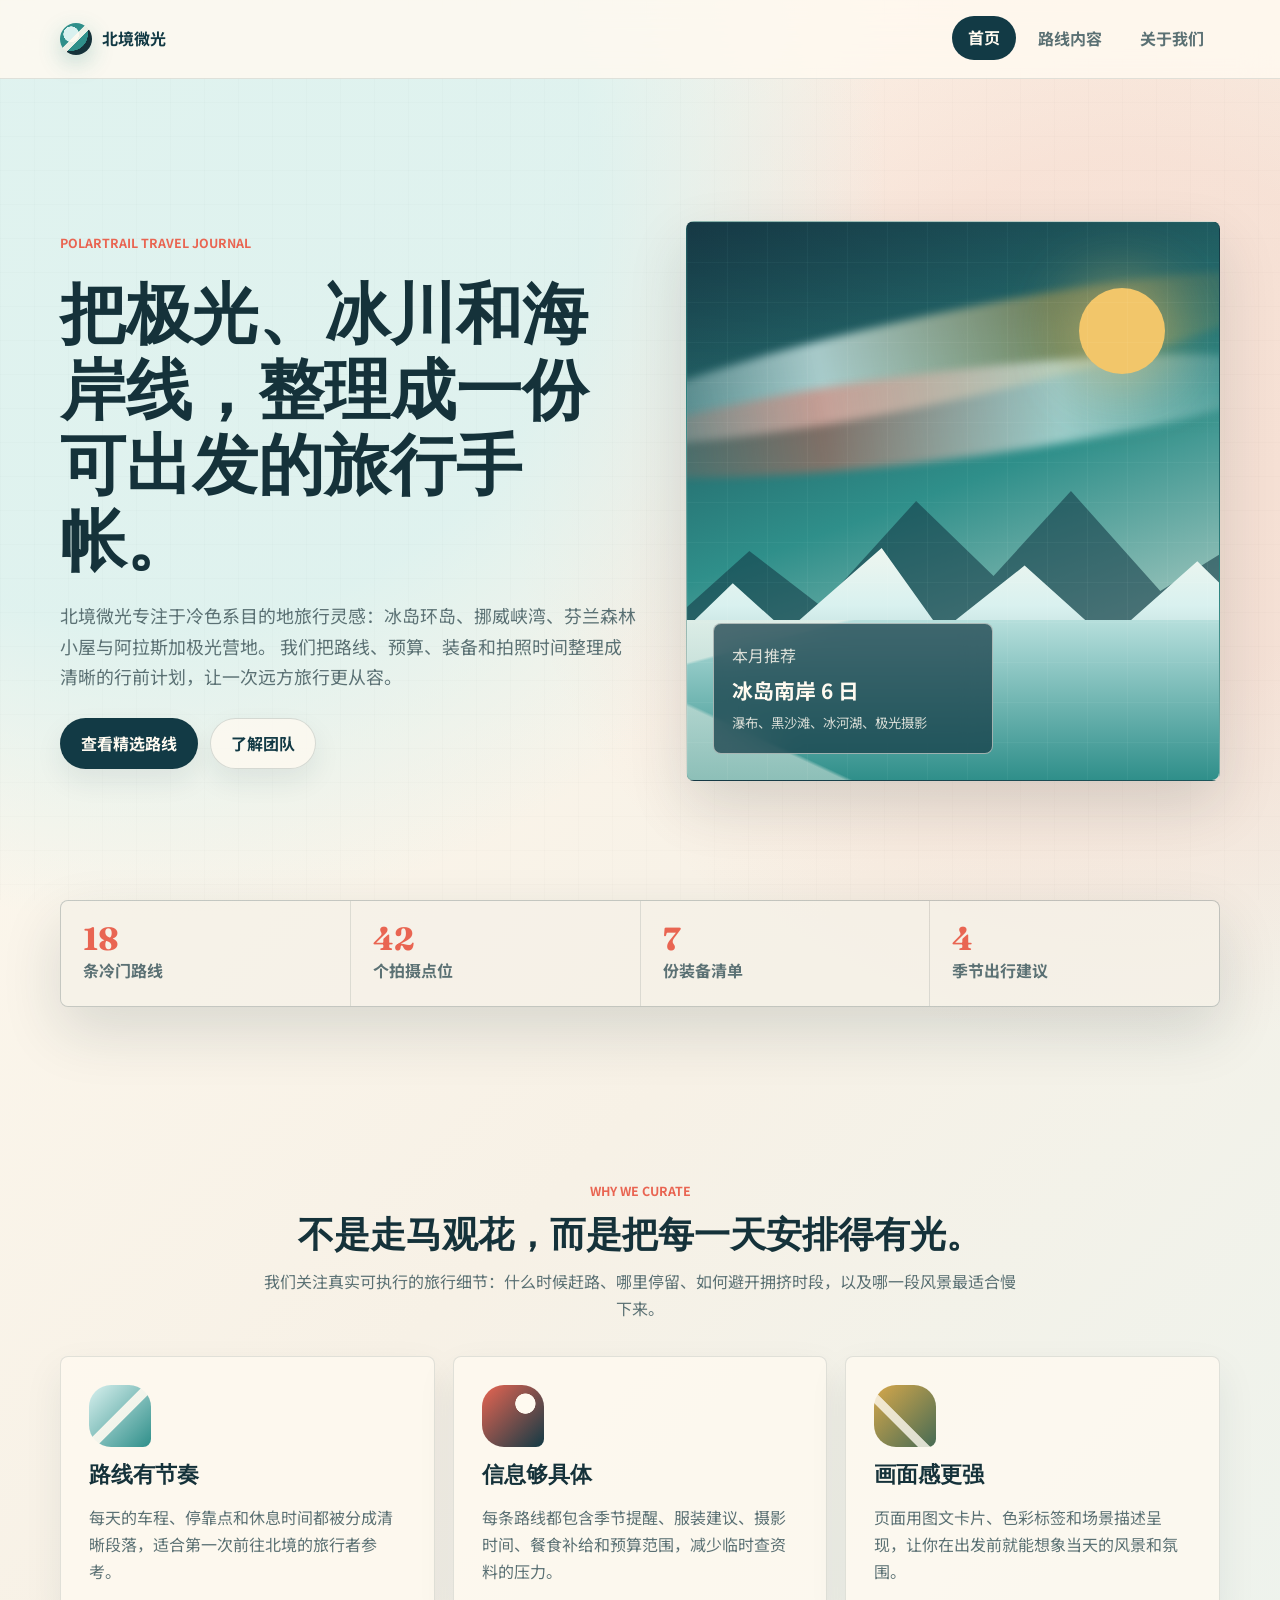
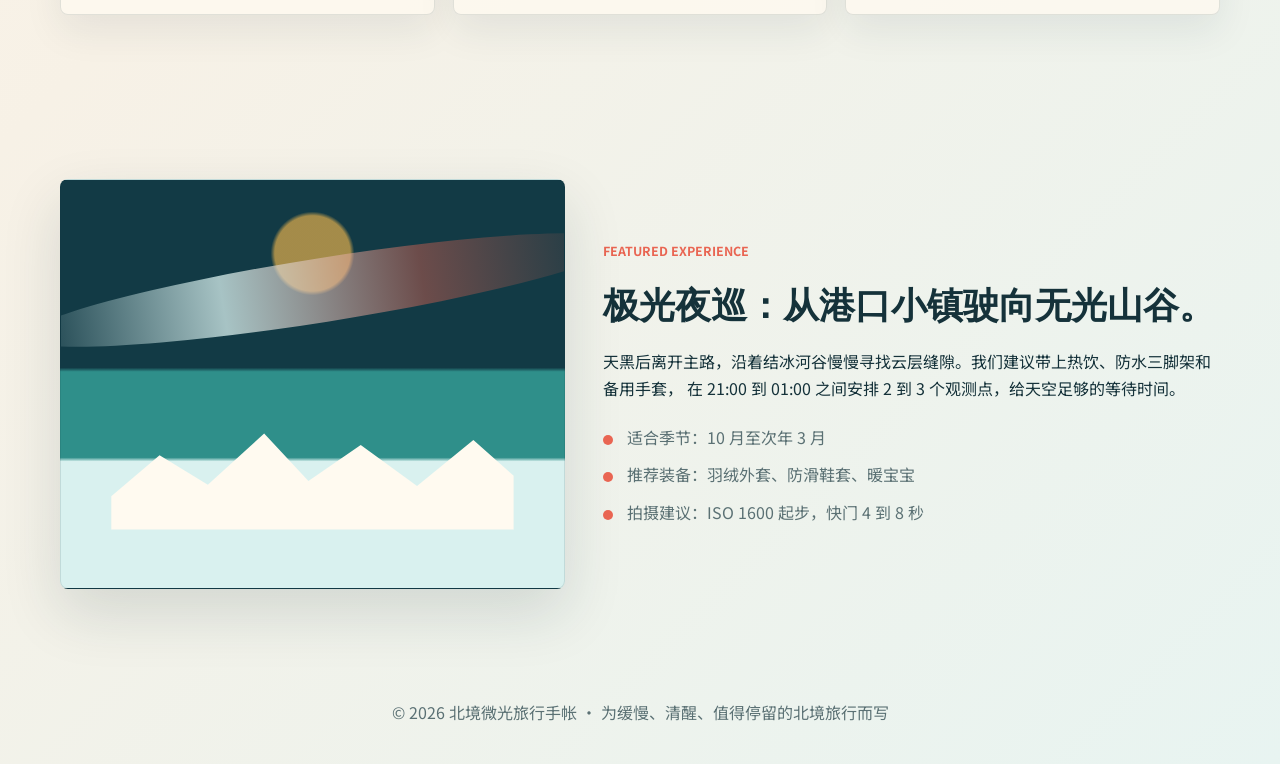
<file: index.html>
<!DOCTYPE html>
<html lang="zh-CN">
<head>
  <meta charset="UTF-8">
  <meta name="viewport" content="width=device-width, initial-scale=1.0">
  <title>北境微光旅行手帐 | 首页</title>
  <link rel="stylesheet" href="styles.css">
</head>
<body>
  <header class="site-header">
    <nav class="top-nav" aria-label="主导航">
      <a class="brand" href="index.html">
        <span class="brand-mark"></span>
        <span>北境微光</span>
      </a>
      <div class="nav-links">
        <a href="index.html" class="active" aria-current="page">首页</a>
        <a href="content.html">路线内容</a>
        <a href="about.html">关于我们</a>
      </div>
    </nav>
  </header>

  <main>
    <section class="hero home-hero">
      <div class="hero-copy">
        <p class="eyebrow">PolarTrail Travel Journal</p>
        <h1>把极光、冰川和海岸线，整理成一份可出发的旅行手帐。</h1>
        <p class="lead">
          北境微光专注于冷色系目的地旅行灵感：冰岛环岛、挪威峡湾、芬兰森林小屋与阿拉斯加极光营地。
          我们把路线、预算、装备和拍照时间整理成清晰的行前计划，让一次远方旅行更从容。
        </p>
        <div class="hero-actions">
          <a class="button primary" href="content.html">查看精选路线</a>
          <a class="button ghost" href="about.html">了解团队</a>
        </div>
      </div>

      <div class="hero-visual" aria-label="极光与冰川的装饰画面">
        <div class="aurora-band band-one"></div>
        <div class="aurora-band band-two"></div>
        <div class="sun-disc"></div>
        <div class="mountain mountain-back"></div>
        <div class="mountain mountain-front"></div>
        <div class="ice-lake"></div>
        <div class="route-card floating-card">
          <span>本月推荐</span>
          <strong>冰岛南岸 6 日</strong>
          <small>瀑布、黑沙滩、冰河湖、极光摄影</small>
        </div>
      </div>
    </section>

    <section class="stats-band">
      <div class="stat-item">
        <strong>18</strong>
        <span>条冷门路线</span>
      </div>
      <div class="stat-item">
        <strong>42</strong>
        <span>个拍摄点位</span>
      </div>
      <div class="stat-item">
        <strong>7</strong>
        <span>份装备清单</span>
      </div>
      <div class="stat-item">
        <strong>4</strong>
        <span>季节出行建议</span>
      </div>
    </section>

    <section class="section">
      <div class="section-heading">
        <p class="eyebrow">Why We Curate</p>
        <h2>不是走马观花，而是把每一天安排得有光。</h2>
        <p>
          我们关注真实可执行的旅行细节：什么时候赶路、哪里停留、如何避开拥挤时段，以及哪一段风景最适合慢下来。
        </p>
      </div>

      <div class="feature-grid">
        <article class="feature-card">
          <div class="card-icon frost"></div>
          <h3>路线有节奏</h3>
          <p>每天的车程、停靠点和休息时间都被分成清晰段落，适合第一次前往北境的旅行者参考。</p>
        </article>
        <article class="feature-card">
          <div class="card-icon coral"></div>
          <h3>信息够具体</h3>
          <p>每条路线都包含季节提醒、服装建议、摄影时间、餐食补给和预算范围，减少临时查资料的压力。</p>
        </article>
        <article class="feature-card">
          <div class="card-icon gold"></div>
          <h3>画面感更强</h3>
          <p>页面用图文卡片、色彩标签和场景描述呈现，让你在出发前就能想象当天的风景和氛围。</p>
        </article>
      </div>
    </section>

    <section class="split-section">
      <div class="split-art polar-window">
        <span class="window-glow"></span>
      </div>
      <div class="split-copy">
        <p class="eyebrow">Featured Experience</p>
        <h2>极光夜巡：从港口小镇驶向无光山谷。</h2>
        <p>
          天黑后离开主路，沿着结冰河谷慢慢寻找云层缝隙。我们建议带上热饮、防水三脚架和备用手套，
          在 21:00 到 01:00 之间安排 2 到 3 个观测点，给天空足够的等待时间。
        </p>
        <ul class="check-list">
          <li>适合季节：10 月至次年 3 月</li>
          <li>推荐装备：羽绒外套、防滑鞋套、暖宝宝</li>
          <li>拍摄建议：ISO 1600 起步，快门 4 到 8 秒</li>
        </ul>
      </div>
    </section>
  </main>

  <footer class="site-footer">
    <p>© 2026 北境微光旅行手帐 · 为缓慢、清醒、值得停留的北境旅行而写</p>
  </footer>
</body>
</html>
</file>
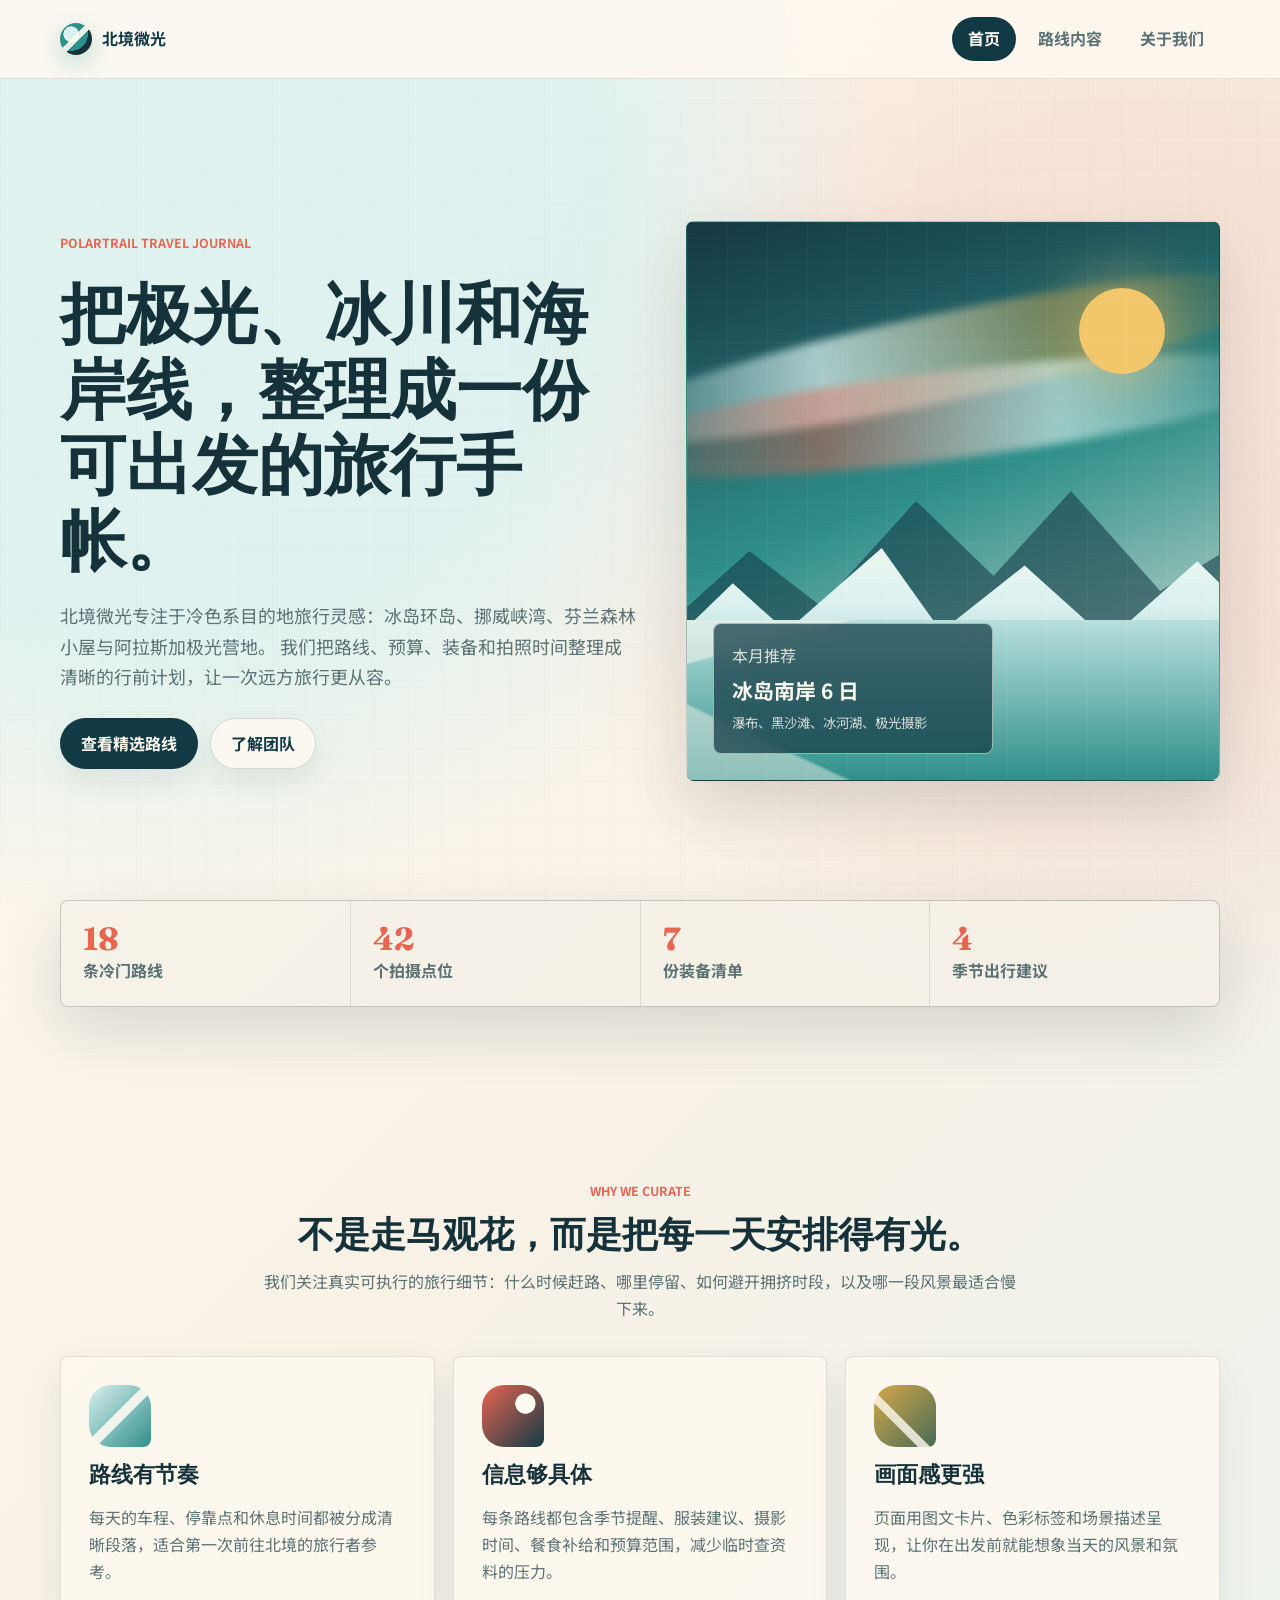
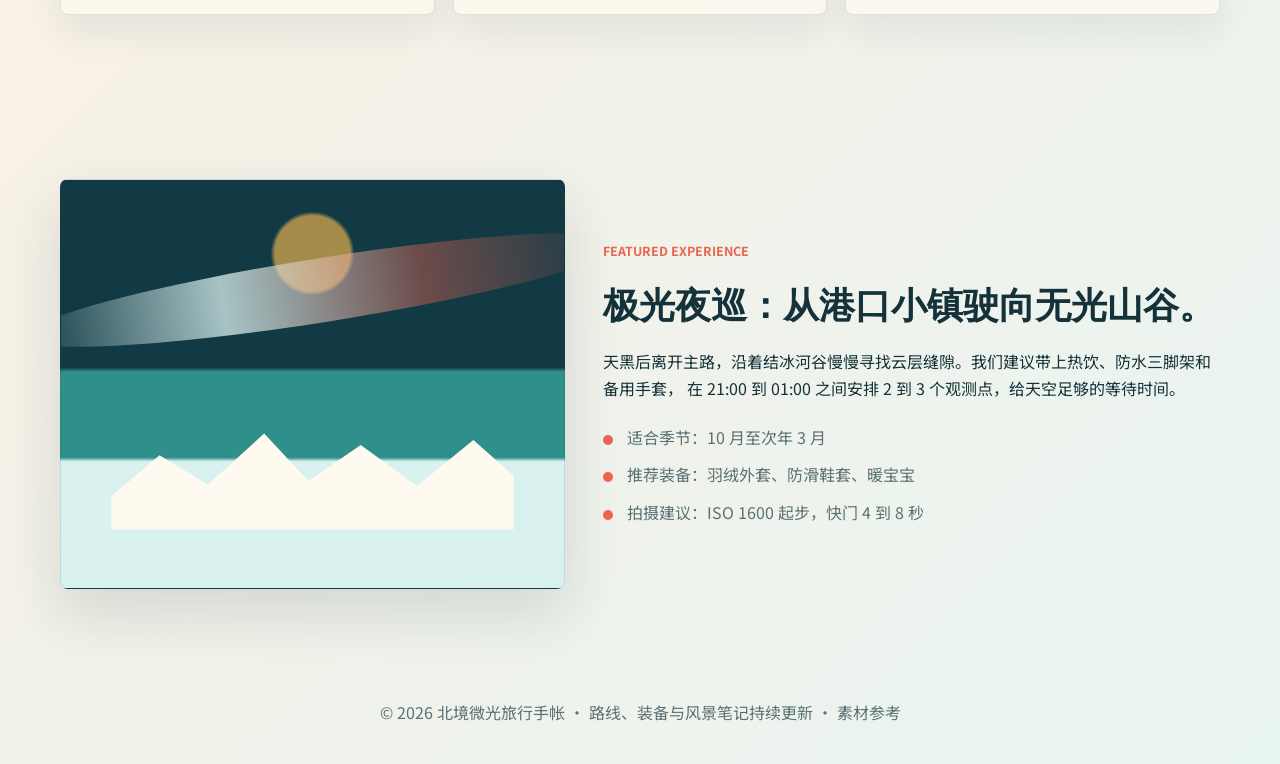
<file: docs/index.html>
<!DOCTYPE html>
<html lang="zh-CN">
<head>
  <meta charset="UTF-8">
  <meta name="viewport" content="width=device-width, initial-scale=1.0">
  <title>北境微光旅行手帐</title>
  <style>
    @import url("https://fonts.googleapis.com/css2?family=Fraunces:opsz,wght@9..144,600;9..144,700&family=Noto+Sans+SC:wght@400;500;700&display=swap");

    :root {
      --ink: #15323a;
      --muted: #5b7174;
      --paper: #f7f1e6;
      --ice: #d9f1ef;
      --sea: #2f8f8a;
      --deep: #123a45;
      --coral: #e96552;
      --gold: #d7a84b;
      --pine: #466b54;
      --white: #fffaf0;
      --shadow: 0 24px 60px rgba(21, 50, 58, 0.14);
    }

    * {
      box-sizing: border-box;
    }

    html {
      scroll-behavior: smooth;
    }

    body {
      margin: 0;
      padding-top: 78px;
      color: var(--ink);
      font-family: "Noto Sans SC", "Microsoft YaHei", sans-serif;
      line-height: 1.7;
      overflow-x: hidden;
      background:
        radial-gradient(circle at 12% 8%, rgba(217, 241, 239, 0.82) 0 18%, transparent 30%),
        radial-gradient(circle at 88% 18%, rgba(233, 101, 82, 0.12) 0 12%, transparent 28%),
        linear-gradient(135deg, #fffaf0 0%, #f7f1e6 48%, #e8f4f1 100%);
    }

    body::before {
      content: "";
      position: fixed;
      inset: 0;
      z-index: -1;
      opacity: 0.28;
      background-image:
        linear-gradient(rgba(21, 50, 58, 0.05) 1px, transparent 1px),
        linear-gradient(90deg, rgba(21, 50, 58, 0.05) 1px, transparent 1px);
      background-size: 34px 34px;
    }

    a {
      color: inherit;
      text-decoration: none;
    }

    p {
      margin: 0;
    }

    h1,
    h2,
    h3 {
      margin: 0;
      max-width: 100%;
      overflow-wrap: anywhere;
      font-family: "Fraunces", "Noto Serif SC", serif;
      line-height: 1.15;
      letter-spacing: 0;
    }

    h1 {
      max-width: 980px;
      font-size: 4.1rem;
    }

    h2 {
      font-size: 2.25rem;
    }

    h3 {
      font-size: 1.35rem;
    }

    .site-header {
      position: fixed;
      top: 0;
      left: 0;
      width: 100%;
      z-index: 20;
      padding: 14px 24px;
      border-bottom: 1px solid rgba(21, 50, 58, 0.12);
      background: rgba(255, 250, 240, 0.84);
      backdrop-filter: blur(18px);
    }

    .top-nav {
      width: min(1160px, calc(100% - 24px));
      min-height: 50px;
      margin: 0 auto;
      display: flex;
      align-items: center;
      justify-content: space-between;
      gap: 24px;
      min-width: 0;
    }

    .brand {
      display: inline-flex;
      align-items: center;
      gap: 10px;
      color: var(--deep);
      font-weight: 700;
      white-space: nowrap;
    }

    .brand-mark {
      width: 32px;
      height: 32px;
      display: inline-block;
      border-radius: 50%;
      background:
        linear-gradient(135deg, transparent 0 42%, rgba(255, 250, 240, 0.9) 43% 55%, transparent 56%),
        radial-gradient(circle at 35% 35%, #d9f1ef 0 26%, #2f8f8a 27% 56%, #15323a 57% 100%);
      box-shadow: 0 8px 22px rgba(47, 143, 138, 0.28);
    }

    .nav-links {
      display: flex;
      align-items: center;
      justify-content: flex-end;
      gap: 6px;
      min-width: 0;
    }

    .nav-links a {
      min-height: 40px;
      min-width: 0;
      display: inline-flex;
      align-items: center;
      padding: 8px 16px;
      border-radius: 999px;
      color: var(--muted);
      font-weight: 700;
      transition: color 0.2s ease, background 0.2s ease, transform 0.2s ease;
    }

    .nav-links a:hover {
      color: var(--white);
      background: var(--deep);
      transform: translateY(-1px);
    }

    .nav-links a[href="#home"] {
      color: var(--white);
      background: var(--deep);
    }

    body:has(.single-page:target:not(#home)) .nav-links a[href="#home"] {
      color: var(--muted);
      background: transparent;
    }

    body:has(#content:target) .nav-links a[href="#content"],
    body:has(#cold-routes:target) .nav-links a[href="#content"],
    body:has(#photo-spots:target) .nav-links a[href="#content"],
    body:has(#gear-library:target) .nav-links a[href="#content"],
    body:has(#season-guide:target) .nav-links a[href="#content"],
    body:has(#route-iceland:target) .nav-links a[href="#content"],
    body:has(#route-lagoon:target) .nav-links a[href="#content"],
    body:has(#route-lofoten:target) .nav-links a[href="#content"],
    body:has(#route-lapland:target) .nav-links a[href="#content"],
    body:has(#sources:target) .nav-links a[href="#content"],
    body:has(#about:target) .nav-links a[href="#about"] {
      color: var(--white);
      background: var(--deep);
    }

    main {
      overflow: hidden;
    }

    .single-page {
      display: none;
      scroll-margin-top: 96px;
    }

    #home {
      display: block;
    }

    .single-page:target {
      display: block;
    }

    body:has(.single-page:target:not(#home)) #home {
      display: none;
    }

    .hero,
    .page-hero,
    .section,
    .split-section,
    .stats-band,
    .planner-strip,
    .contact-section {
      width: min(1160px, calc(100% - 40px));
      margin: 0 auto;
    }

    .hero {
      min-height: calc(100vh - 78px);
      display: grid;
      grid-template-columns: 1.04fr 0.96fr;
      align-items: center;
      gap: 48px;
      padding: 72px 0 48px;
    }

    .hero-copy,
    .split-copy {
      display: grid;
      gap: 22px;
      min-width: 0;
    }

    .eyebrow {
      color: var(--coral);
      font-size: 0.78rem;
      font-weight: 700;
      text-transform: uppercase;
    }

    .lead {
      max-width: 720px;
      color: var(--muted);
      font-size: 1.12rem;
      overflow-wrap: anywhere;
    }

    .hero-actions {
      display: flex;
      flex-wrap: wrap;
      gap: 12px;
      margin-top: 4px;
    }

    .button {
      min-height: 48px;
      display: inline-flex;
      align-items: center;
      justify-content: center;
      padding: 11px 20px;
      border: 1px solid rgba(21, 50, 58, 0.16);
      border-radius: 999px;
      font-weight: 700;
      box-shadow: 0 12px 28px rgba(21, 50, 58, 0.08);
    }

    .button.primary {
      color: var(--white);
      background: var(--deep);
    }

    .button.ghost {
      color: var(--deep);
      background: rgba(255, 250, 240, 0.75);
    }

    .hero-visual {
      position: relative;
      min-width: 0;
      min-height: 560px;
      border: 1px solid rgba(21, 50, 58, 0.12);
      border-radius: 8px;
      overflow: hidden;
      background:
        linear-gradient(180deg, rgba(18, 58, 69, 0.28) 0%, transparent 38%),
        linear-gradient(160deg, #173844 0%, #2f8f8a 48%, #f7f1e6 100%);
      box-shadow: var(--shadow);
    }

    .hero-visual::after {
      content: "";
      position: absolute;
      inset: 0;
      background:
        linear-gradient(90deg, rgba(255, 250, 240, 0.12) 1px, transparent 1px),
        linear-gradient(rgba(255, 250, 240, 0.11) 1px, transparent 1px);
      background-size: 40px 40px;
      mix-blend-mode: soft-light;
    }

    .aurora-band {
      position: absolute;
      left: -20%;
      width: 135%;
      height: 88px;
      border-radius: 50%;
      filter: blur(4px);
      opacity: 0.86;
      transform: rotate(-12deg);
    }

    .band-one {
      top: 92px;
      background: linear-gradient(90deg, transparent, rgba(217, 241, 239, 0.85), rgba(215, 168, 75, 0.48), transparent);
    }

    .band-two {
      top: 150px;
      background: linear-gradient(90deg, transparent, rgba(233, 101, 82, 0.52), rgba(217, 241, 239, 0.74), transparent);
      transform: rotate(-7deg);
    }

    .sun-disc {
      position: absolute;
      right: 54px;
      top: 66px;
      width: 86px;
      height: 86px;
      border-radius: 50%;
      background: #f2c66a;
      box-shadow: 0 0 70px rgba(242, 198, 106, 0.72);
    }

    .mountain {
      position: absolute;
      bottom: 84px;
      width: 112%;
      height: 250px;
      clip-path: polygon(0 72%, 14% 42%, 26% 64%, 42% 22%, 55% 52%, 68% 18%, 83% 58%, 100% 33%, 100% 100%, 0 100%);
    }

    .mountain-back {
      left: -4%;
      background: rgba(18, 58, 69, 0.58);
    }

    .mountain-front {
      left: -6%;
      bottom: 56px;
      height: 220px;
      background: linear-gradient(180deg, #fffaf0 0%, #d9f1ef 46%, #8eb8b3 100%);
      clip-path: polygon(0 70%, 13% 36%, 22% 58%, 38% 20%, 48% 58%, 62% 28%, 76% 62%, 91% 26%, 100% 50%, 100% 100%, 0 100%);
    }

    .ice-lake {
      position: absolute;
      left: 0;
      right: 0;
      bottom: 0;
      height: 160px;
      background:
        linear-gradient(165deg, rgba(255, 250, 240, 0.52) 0 14%, transparent 15% 100%),
        linear-gradient(25deg, rgba(255, 250, 240, 0.45) 0 18%, transparent 19% 100%),
        linear-gradient(180deg, #b6dfdc, #2f8f8a);
    }

    .floating-card {
      position: absolute;
      left: 26px;
      bottom: 26px;
      z-index: 2;
      width: min(280px, calc(100% - 52px));
      display: grid;
      gap: 4px;
      padding: 18px;
      border: 1px solid rgba(255, 250, 240, 0.56);
      border-radius: 8px;
      color: var(--white);
      background: rgba(18, 58, 69, 0.72);
      backdrop-filter: blur(14px);
    }

    .floating-card span,
    .floating-card small {
      color: rgba(255, 250, 240, 0.82);
    }

    .floating-card strong {
      font-size: 1.3rem;
    }

    .stats-band {
      display: grid;
      grid-template-columns: repeat(4, 1fr);
      gap: 1px;
      margin-bottom: 92px;
      overflow: hidden;
      border: 1px solid rgba(21, 50, 58, 0.12);
      border-radius: 8px;
      background: rgba(21, 50, 58, 0.12);
      box-shadow: var(--shadow);
    }

    .stat-item {
      display: grid;
      gap: 2px;
      padding: 22px;
      background: rgba(255, 250, 240, 0.72);
    }

    .stat-item strong {
      color: var(--coral);
      font-family: "Fraunces", serif;
      font-size: 2rem;
      line-height: 1;
    }

    .stat-item span {
      color: var(--muted);
      font-weight: 700;
    }

    a.stat-item {
      color: inherit;
      transition: transform 0.2s ease, background 0.2s ease;
    }

    a.stat-item:hover {
      background: rgba(255, 250, 240, 0.92);
      transform: translateY(-2px);
    }

    .card-link,
    .back-link,
    .source-link {
      width: fit-content;
      display: inline-flex;
      align-items: center;
      gap: 8px;
      color: var(--deep);
      font-weight: 700;
    }

    .card-link::after,
    .back-link::before,
    .source-link::after {
      color: var(--coral);
      font-weight: 700;
    }

    .card-link::after,
    .source-link::after {
      content: "→";
    }

    .back-link::before {
      content: "←";
    }

    .back-row {
      width: min(1160px, calc(100% - 40px));
      margin: 28px auto 0;
    }

    .detail-grid,
    .source-grid {
      display: grid;
      grid-template-columns: repeat(3, 1fr);
      gap: 18px;
    }

    .detail-panel,
    .route-mini-card,
    .source-card {
      border: 1px solid rgba(21, 50, 58, 0.12);
      border-radius: 8px;
      background: rgba(255, 250, 240, 0.76);
      box-shadow: 0 16px 38px rgba(21, 50, 58, 0.08);
    }

    .detail-panel {
      display: grid;
      align-content: start;
      gap: 12px;
      min-height: 230px;
      padding: 26px;
    }

    .route-list {
      display: grid;
      grid-template-columns: repeat(3, 1fr);
      gap: 16px;
      margin-top: 24px;
    }

    .route-mini-card {
      display: grid;
      gap: 10px;
      padding: 22px;
    }

    .route-mini-card strong,
    .detail-panel strong {
      font-family: "Fraunces", "Noto Serif SC", serif;
      font-size: 1.2rem;
      line-height: 1.2;
    }

    .route-mini-card p,
    .detail-panel p,
    .source-card p {
      color: var(--muted);
    }

    .detail-kicker {
      color: var(--coral);
      font-size: 0.76rem;
      font-weight: 700;
      text-transform: uppercase;
    }

    .source-card {
      display: grid;
      gap: 12px;
      padding: 24px;
    }

    .section {
      padding: 82px 0;
    }

    .compact-section {
      padding-top: 40px;
    }

    .section-heading {
      max-width: 760px;
      margin: 0 auto 34px;
      display: grid;
      gap: 12px;
      text-align: center;
    }

    .section-heading p:not(.eyebrow) {
      color: var(--muted);
    }

    .align-left {
      margin-left: 0;
      text-align: left;
    }

    .feature-grid,
    .team-grid,
    .note-grid {
      display: grid;
      grid-template-columns: repeat(3, 1fr);
      gap: 18px;
    }

    .feature-card,
    .team-card,
    .note-card,
    .route-card-large,
    .contact-card {
      border: 1px solid rgba(21, 50, 58, 0.12);
      border-radius: 8px;
      background: rgba(255, 250, 240, 0.74);
      box-shadow: 0 16px 38px rgba(21, 50, 58, 0.08);
    }

    .feature-card {
      min-height: 248px;
      display: grid;
      align-content: start;
      gap: 16px;
      padding: 28px;
    }

    .feature-card p,
    .team-card p,
    .note-card p,
    .route-card-large p,
    .contact-section p {
      color: var(--muted);
    }

    .card-icon {
      width: 62px;
      height: 62px;
      border-radius: 22px 22px 8px 22px;
    }

    .card-icon.frost {
      background:
        linear-gradient(135deg, transparent 0 44%, rgba(255, 250, 240, 0.9) 45% 55%, transparent 56%),
        linear-gradient(135deg, #d9f1ef, #2f8f8a);
    }

    .card-icon.coral {
      background:
        radial-gradient(circle at 70% 30%, #fffaf0 0 16%, transparent 17%),
        linear-gradient(135deg, #e96552, #123a45);
    }

    .card-icon.gold {
      background:
        linear-gradient(45deg, transparent 0 35%, rgba(255, 250, 240, 0.8) 36% 45%, transparent 46%),
        linear-gradient(135deg, #d7a84b, #466b54);
    }

    .split-section {
      display: grid;
      grid-template-columns: 0.9fr 1.1fr;
      align-items: center;
      gap: 38px;
      padding: 82px 0;
    }

    .split-art {
      min-height: 410px;
      position: relative;
      overflow: hidden;
      border: 1px solid rgba(21, 50, 58, 0.12);
      border-radius: 8px;
      box-shadow: var(--shadow);
    }

    .polar-window {
      background:
        radial-gradient(circle at 50% 18%, rgba(215, 168, 75, 0.74) 0 9%, transparent 10%),
        linear-gradient(180deg, #123a45 0 46%, #2f8f8a 47% 68%, #d9f1ef 69% 100%);
    }

    .polar-window::before {
      content: "";
      position: absolute;
      left: 10%;
      right: 10%;
      bottom: 58px;
      height: 128px;
      background: #fffaf0;
      clip-path: polygon(0 74%, 12% 42%, 24% 65%, 38% 25%, 49% 62%, 62% 34%, 76% 66%, 90% 30%, 100% 58%, 100% 100%, 0 100%);
    }

    .window-glow {
      position: absolute;
      left: -8%;
      top: 78px;
      width: 120%;
      height: 64px;
      border-radius: 50%;
      background: linear-gradient(90deg, transparent, rgba(217, 241, 239, 0.75), rgba(233, 101, 82, 0.42), transparent);
      transform: rotate(-9deg);
    }

    .check-list {
      display: grid;
      gap: 10px;
      margin: 0;
      padding: 0;
      list-style: none;
    }

    .check-list li {
      position: relative;
      padding-left: 24px;
      color: var(--muted);
    }

    .check-list li::before {
      content: "";
      position: absolute;
      left: 0;
      top: 11px;
      width: 10px;
      height: 10px;
      border-radius: 50%;
      background: var(--coral);
    }

    .page-hero {
      min-height: 340px;
      display: grid;
      grid-template-columns: 1fr auto;
      align-items: end;
      gap: 36px;
      padding: 74px 0 52px;
    }

    .page-hero h1 {
      margin-bottom: 20px;
      font-size: 3.45rem;
    }

    .page-hero-badge,
    .about-stamp {
      width: 178px;
      min-height: 178px;
      display: grid;
      place-items: center;
      align-content: center;
      gap: 6px;
      padding: 20px;
      border: 1px solid rgba(21, 50, 58, 0.12);
      border-radius: 50%;
      text-align: center;
      background:
        radial-gradient(circle at 50% 50%, rgba(255, 250, 240, 0.92), rgba(217, 241, 239, 0.88));
      box-shadow: var(--shadow);
    }

    .page-hero-badge strong,
    .about-stamp strong {
      color: var(--coral);
      font-family: "Fraunces", serif;
      font-size: 3rem;
      line-height: 1;
    }

    .page-hero-badge span,
    .about-stamp span,
    .about-stamp small {
      color: var(--muted);
      font-weight: 700;
    }

    .route-grid {
      display: grid;
      grid-template-columns: repeat(2, 1fr);
      gap: 20px;
    }

    .route-card-large {
      overflow: hidden;
      display: grid;
      grid-template-columns: 0.86fr 1.14fr;
      min-height: 280px;
    }

    .route-image {
      min-height: 100%;
      position: relative;
      overflow: hidden;
    }

    .route-image::before {
      content: "";
      position: absolute;
      inset: 0;
      background-image:
        linear-gradient(rgba(255, 250, 240, 0.18) 1px, transparent 1px),
        linear-gradient(90deg, rgba(255, 250, 240, 0.18) 1px, transparent 1px);
      background-size: 28px 28px;
    }

    .route-image::after {
      content: "";
      position: absolute;
      left: -8%;
      right: -8%;
      bottom: 0;
      height: 48%;
      background: rgba(255, 250, 240, 0.86);
      clip-path: polygon(0 72%, 14% 38%, 30% 62%, 43% 20%, 57% 66%, 72% 26%, 88% 60%, 100% 32%, 100% 100%, 0 100%);
    }

    .route-image.glacier {
      background: linear-gradient(160deg, #123a45, #2f8f8a 54%, #d9f1ef);
    }

    .route-image.lagoon {
      background: radial-gradient(circle at 65% 28%, #f2c66a 0 14%, transparent 15%), linear-gradient(150deg, #e96552, #d9f1ef 48%, #2f8f8a);
    }

    .route-image.fjord {
      background: linear-gradient(145deg, #466b54, #d7a84b 54%, #f7f1e6);
    }

    .route-image.cabin {
      background: radial-gradient(circle at 44% 18%, #d9f1ef 0 10%, transparent 11%), linear-gradient(160deg, #15323a, #466b54 62%, #d7a84b);
    }

    .route-body {
      min-width: 0;
      display: grid;
      align-content: center;
      gap: 14px;
      padding: 28px;
    }

    .tag {
      width: fit-content;
      padding: 5px 10px;
      border-radius: 999px;
      color: var(--deep);
      font-size: 0.8rem;
      font-weight: 700;
      background: var(--ice);
    }

    .tag.warm {
      color: #743126;
      background: #f8c9bd;
    }

    .tag.forest {
      color: #263f2e;
      background: #cfe0c9;
    }

    .tag.night {
      color: var(--white);
      background: var(--deep);
    }

    .meta-row {
      display: flex;
      flex-wrap: wrap;
      gap: 8px;
    }

    .meta-row span {
      padding: 6px 10px;
      border: 1px solid rgba(21, 50, 58, 0.12);
      border-radius: 999px;
      color: var(--muted);
      font-size: 0.86rem;
      font-weight: 700;
    }

    .notes-section {
      padding-top: 58px;
    }

    .note-card {
      position: relative;
      min-height: 220px;
      display: grid;
      align-content: end;
      gap: 10px;
      padding: 26px;
      overflow: hidden;
    }

    .note-number {
      position: absolute;
      top: 16px;
      right: 20px;
      color: rgba(21, 50, 58, 0.12);
      font-family: "Fraunces", serif;
      font-size: 4rem;
      font-weight: 700;
      line-height: 1;
    }

    .planner-strip,
    .contact-section {
      display: grid;
      grid-template-columns: 0.72fr 1.28fr;
      gap: 28px;
      align-items: center;
      margin-bottom: 82px;
      padding: 34px;
      border: 1px solid rgba(21, 50, 58, 0.12);
      border-radius: 8px;
      color: var(--white);
      background: linear-gradient(135deg, rgba(18, 58, 69, 0.94), rgba(47, 143, 138, 0.88));
      box-shadow: var(--shadow);
    }

    .planner-strip .eyebrow,
    .contact-section .eyebrow {
      color: #f2c66a;
    }

    .pill-list {
      display: flex;
      flex-wrap: wrap;
      gap: 10px;
    }

    .pill-list span {
      padding: 9px 13px;
      border: 1px solid rgba(255, 250, 240, 0.32);
      border-radius: 999px;
      background: rgba(255, 250, 240, 0.12);
      font-weight: 700;
    }

    .about-hero {
      align-items: center;
    }

    .story-section {
      padding-top: 36px;
    }

    .map-board {
      background:
        linear-gradient(90deg, rgba(21, 50, 58, 0.1) 1px, transparent 1px),
        linear-gradient(rgba(21, 50, 58, 0.1) 1px, transparent 1px),
        linear-gradient(135deg, #fffaf0, #d9f1ef 64%, #f4d7c6);
      background-size: 42px 42px, 42px 42px, auto;
    }

    .map-line {
      position: absolute;
      left: 16%;
      top: 52%;
      width: 70%;
      height: 90px;
      border-top: 4px dashed rgba(18, 58, 69, 0.54);
      border-radius: 50%;
      transform: rotate(-12deg);
    }

    .map-pin {
      position: absolute;
      width: 28px;
      height: 28px;
      border: 6px solid var(--white);
      border-radius: 50% 50% 50% 0;
      background: var(--coral);
      box-shadow: 0 10px 24px rgba(21, 50, 58, 0.2);
      transform: rotate(-45deg);
    }

    .pin-one {
      left: 18%;
      top: 42%;
    }

    .pin-two {
      left: 50%;
      top: 30%;
      background: var(--sea);
    }

    .pin-three {
      right: 18%;
      bottom: 30%;
      background: var(--gold);
    }

    .team-card {
      min-height: 294px;
      display: grid;
      align-content: start;
      gap: 10px;
      padding: 26px;
    }

    .avatar {
      width: 86px;
      height: 86px;
      margin-bottom: 8px;
      border: 5px solid rgba(255, 250, 240, 0.86);
      border-radius: 50%;
      box-shadow: 0 12px 24px rgba(21, 50, 58, 0.16);
    }

    .avatar-one {
      background: linear-gradient(135deg, #d9f1ef 0 45%, #2f8f8a 46% 100%);
    }

    .avatar-two {
      background: radial-gradient(circle at 60% 30%, #f2c66a 0 17%, transparent 18%), linear-gradient(135deg, #e96552, #f7f1e6);
    }

    .avatar-three {
      background: linear-gradient(135deg, #466b54 0 44%, #d7a84b 45% 100%);
    }

    .role {
      color: var(--coral);
      font-weight: 700;
    }

    .contact-section {
      grid-template-columns: 1fr 0.9fr;
    }

    .contact-section p {
      color: rgba(255, 250, 240, 0.84);
    }

    .contact-card {
      display: grid;
      gap: 10px;
      padding: 24px;
      color: var(--deep);
      background: rgba(255, 250, 240, 0.94);
      box-shadow: none;
    }

    .contact-card p {
      color: var(--muted);
    }

    .site-footer {
      padding: 28px 20px 38px;
      color: var(--muted);
      text-align: center;
    }

    @media (max-width: 920px) {
      body {
        padding-top: 120px;
      }

      h1 {
        font-size: 3rem;
      }

      .site-header {
        padding: 12px 14px;
      }

      .top-nav {
        width: 100%;
        flex-direction: column;
        align-items: stretch;
        gap: 10px;
      }

      .brand {
        justify-content: center;
      }

      .nav-links {
        width: 100%;
        justify-content: center;
      }

      .nav-links a {
        padding: 8px 12px;
        font-size: 0.92rem;
      }

      .hero,
      .page-hero,
      .split-section,
      .planner-strip,
      .contact-section {
        grid-template-columns: 1fr;
      }

      .hero {
        min-height: auto;
        padding-top: 48px;
      }

      .hero-visual {
        min-height: 440px;
      }

      .stats-band,
      .route-grid {
        grid-template-columns: repeat(2, 1fr);
      }

      .feature-grid,
      .team-grid,
      .note-grid,
      .detail-grid,
      .source-grid {
        grid-template-columns: 1fr;
      }

      .route-list {
        grid-template-columns: repeat(2, 1fr);
      }

      .page-hero {
        align-items: start;
      }

      .page-hero h1 {
        font-size: 2.75rem;
      }

      .page-hero-badge,
      .about-stamp {
        width: 150px;
        min-height: 150px;
      }
    }

    @media (max-width: 640px) {
      body {
        padding-top: 132px;
      }

      h1 {
        font-size: 2.35rem;
      }

      h2 {
        font-size: 1.72rem;
      }

      .hero,
      .page-hero,
      .section,
      .split-section,
      .stats-band,
      .planner-strip,
      .contact-section {
        width: min(100% - 28px, 1160px);
      }

      .nav-links {
        width: 100%;
        display: grid;
        grid-template-columns: repeat(3, 1fr);
        gap: 6px;
      }

      .nav-links a {
        justify-content: center;
        min-height: 38px;
        padding: 7px 6px;
        font-size: 0.86rem;
      }

      .hero {
        gap: 30px;
        padding-bottom: 34px;
      }

      .lead {
        font-size: 1rem;
      }

      .button {
        width: 100%;
      }

      .hero-visual {
        min-height: 380px;
      }

      .stats-band,
      .route-grid,
      .route-list {
        grid-template-columns: 1fr;
      }

      .route-card-large {
        grid-template-columns: 1fr;
      }

      .route-image {
        min-height: 220px;
      }

      .split-art {
        min-height: 320px;
      }

      .section {
        padding: 56px 0;
      }

      .page-hero {
        min-height: auto;
        padding-top: 48px;
      }

      .page-hero h1 {
        font-size: 2.2rem;
      }

      .planner-strip,
      .contact-section {
        padding: 24px;
      }
    }
  </style>
</head>
<body>
  <header class="site-header">
    <nav class="top-nav" aria-label="主导航">
      <a class="brand" href="#home">
        <span class="brand-mark"></span>
        <span>北境微光</span>
      </a>
      <div class="nav-links">
        <a href="#home">首页</a>
        <a href="#content">路线内容</a>
        <a href="#about">关于我们</a>
      </div>
    </nav>
  </header>

  <main>
    <section id="home" class="single-page">
      <div class="hero home-hero">
        <div class="hero-copy">
          <p class="eyebrow">PolarTrail Travel Journal</p>
          <h1>把极光、冰川和海岸线，整理成一份可出发的旅行手帐。</h1>
          <p class="lead">
            北境微光专注于冷色系目的地旅行灵感：冰岛环岛、挪威峡湾、芬兰森林小屋与阿拉斯加极光营地。
            我们把路线、预算、装备和拍照时间整理成清晰的行前计划，让一次远方旅行更从容。
          </p>
          <div class="hero-actions">
            <a class="button primary" href="#content">查看精选路线</a>
            <a class="button ghost" href="#about">了解团队</a>
          </div>
        </div>

        <div class="hero-visual" aria-label="极光与冰川的装饰画面">
          <div class="aurora-band band-one"></div>
          <div class="aurora-band band-two"></div>
          <div class="sun-disc"></div>
          <div class="mountain mountain-back"></div>
          <div class="mountain mountain-front"></div>
          <div class="ice-lake"></div>
          <div class="route-card floating-card">
            <span>本月推荐</span>
            <strong>冰岛南岸 6 日</strong>
            <small>瀑布、黑沙滩、冰河湖、极光摄影</small>
          </div>
        </div>
      </div>

      <div class="stats-band">
        <a class="stat-item" href="#cold-routes">
          <strong>18</strong>
          <span>条冷门路线</span>
        </a>
        <a class="stat-item" href="#photo-spots">
          <strong>42</strong>
          <span>个拍摄点位</span>
        </a>
        <a class="stat-item" href="#gear-library">
          <strong>7</strong>
          <span>份装备清单</span>
        </a>
        <a class="stat-item" href="#season-guide">
          <strong>4</strong>
          <span>季节出行建议</span>
        </a>
      </div>

      <div class="section">
        <div class="section-heading">
          <p class="eyebrow">Why We Curate</p>
          <h2>不是走马观花，而是把每一天安排得有光。</h2>
          <p>
            我们关注真实可执行的旅行细节：什么时候赶路、哪里停留、如何避开拥挤时段，以及哪一段风景最适合慢下来。
          </p>
        </div>

        <div class="feature-grid">
          <article class="feature-card">
            <div class="card-icon frost"></div>
            <h3>路线有节奏</h3>
            <p>每天的车程、停靠点和休息时间都被分成清晰段落，适合第一次前往北境的旅行者参考。</p>
          </article>
          <article class="feature-card">
            <div class="card-icon coral"></div>
            <h3>信息够具体</h3>
            <p>每条路线都包含季节提醒、服装建议、摄影时间、餐食补给和预算范围，减少临时查资料的压力。</p>
          </article>
          <article class="feature-card">
            <div class="card-icon gold"></div>
            <h3>画面感更强</h3>
            <p>页面用图文卡片、色彩标签和场景描述呈现，让你在出发前就能想象当天的风景和氛围。</p>
          </article>
        </div>
      </div>

      <div class="split-section">
        <div class="split-art polar-window">
          <span class="window-glow"></span>
        </div>
        <div class="split-copy">
          <p class="eyebrow">Featured Experience</p>
          <h2>极光夜巡：从港口小镇驶向无光山谷。</h2>
          <p>
            天黑后离开主路，沿着结冰河谷慢慢寻找云层缝隙。我们建议带上热饮、防水三脚架和备用手套，
            在 21:00 到 01:00 之间安排 2 到 3 个观测点，给天空足够的等待时间。
          </p>
          <ul class="check-list">
            <li>适合季节：10 月至次年 3 月</li>
            <li>推荐装备：羽绒外套、防滑鞋套、暖宝宝</li>
            <li>拍摄建议：ISO 1600 起步，快门 4 到 8 秒</li>
          </ul>
        </div>
      </div>
    </section>

    <section id="content" class="single-page">
      <div class="page-hero routes-hero">
        <div>
          <p class="eyebrow">Route Library</p>
          <h1>精选路线与主题清单</h1>
          <p class="lead">
            这里收集四种适合入门的北境玩法：冰川、温泉、峡湾和森林小屋。每张卡片都给出适合人群、亮点和行前提醒。
          </p>
        </div>
        <div class="page-hero-badge">
          <strong>4</strong>
          <span>条本季推荐</span>
        </div>
      </div>

      <div class="section compact-section">
        <div class="route-grid">
          <article class="route-card-large">
            <div class="route-image glacier"></div>
            <div class="route-body">
              <span class="tag">冰川徒步</span>
              <h2>瓦特纳冰原与蓝冰洞 5 日</h2>
              <p>适合想近距离体验冰川纹理的旅行者，路线包含黑沙滩、冰河湖、蓝冰洞与海边小镇住宿。</p>
              <div class="meta-row">
                <span>难度：中等</span>
                <span>季节：冬春</span>
              </div>
              <a class="card-link" href="#route-iceland">查看路线细节</a>
            </div>
          </article>

          <article class="route-card-large">
            <div class="route-image lagoon"></div>
            <div class="route-body">
              <span class="tag warm">温泉慢旅</span>
              <h2>火山温泉与海岸公路 4 日</h2>
              <p>把赶路时间压缩，把更多时间留给温泉、咖啡馆和海边散步，适合第一次尝试自驾的人。</p>
              <div class="meta-row">
                <span>难度：轻松</span>
                <span>季节：全年</span>
              </div>
              <a class="card-link" href="#route-lagoon">查看路线细节</a>
            </div>
          </article>

          <article class="route-card-large">
            <div class="route-image fjord"></div>
            <div class="route-body">
              <span class="tag forest">峡湾公路</span>
              <h2>挪威西岸峡湾与观景列车 7 日</h2>
              <p>从港口城市出发，搭配渡轮、山路和观景列车，适合喜欢层次丰富风景的人。</p>
              <div class="meta-row">
                <span>难度：中等</span>
                <span>季节：夏秋</span>
              </div>
              <a class="card-link" href="#route-lofoten">查看路线细节</a>
            </div>
          </article>

          <article class="route-card-large">
            <div class="route-image cabin"></div>
            <div class="route-body">
              <span class="tag night">森林小屋</span>
              <h2>芬兰拉普兰木屋与极光 6 日</h2>
              <p>住进松林边的小屋，白天体验雪鞋徒步和集市，夜晚在无光区域等待极光。</p>
              <div class="meta-row">
                <span>难度：轻松</span>
                <span>季节：冬季</span>
              </div>
              <a class="card-link" href="#route-lapland">查看路线细节</a>
            </div>
          </article>
        </div>
      </div>

      <div class="section notes-section">
        <div class="section-heading align-left">
          <p class="eyebrow">Planning Notes</p>
          <h2>出发前需要确认的三件事</h2>
        </div>
        <div class="note-grid">
          <article class="note-card">
            <span class="note-number">01</span>
            <h3>天气窗口</h3>
            <p>北境天气变化快，建议每天预留一段可调整时间，把户外项目放在天气较稳定的上午或中午。</p>
          </article>
          <article class="note-card">
            <span class="note-number">02</span>
            <h3>道路状态</h3>
            <p>自驾前确认封路、风速和路面结冰情况，冬季不要把山路赶车安排得太晚。</p>
          </article>
          <article class="note-card">
            <span class="note-number">03</span>
            <h3>装备冗余</h3>
            <p>相机电池、手套、袜子和保温杯都建议准备备用件，低温环境会放大每个小失误。</p>
          </article>
        </div>
      </div>

      <div class="planner-strip">
        <div>
          <p class="eyebrow">Mini Checklist</p>
          <h2>快速装备清单</h2>
        </div>
        <div class="pill-list" aria-label="装备清单">
          <span>防水外套</span>
          <span>羊毛内层</span>
          <span>防滑鞋套</span>
          <span>热饮杯</span>
          <span>备用电池</span>
          <span>离线地图</span>
        </div>
      </div>
    </section>

    <section id="about" class="single-page">
      <div class="page-hero about-hero">
        <div>
          <p class="eyebrow">About PolarTrail</p>
          <h1>我们把旅行经验写成清晰、漂亮、能直接参考的手帐。</h1>
          <p class="lead">
            北境微光由三位热爱寒冷目的地的旅行者共同整理。我们不追求打卡数量，而是关注路线是否舒服、信息是否准确、画面是否值得停留。
          </p>
        </div>
        <div class="about-stamp">
          <span>Founded</span>
          <strong>2026</strong>
          <small>Made for slow northern trips</small>
        </div>
      </div>

      <div class="split-section story-section">
        <div class="split-copy">
          <p class="eyebrow">Our Story</p>
          <h2>从一份混乱表格，变成一个有温度的网站。</h2>
          <p>
            最开始，我们只是把旅行中踩过的坑写进共享表格：哪条路冬季容易封、哪家咖啡馆能躲风、
            哪个湖边晚上真的足够暗。后来这些记录越积越多，我们决定把它们整理成更适合阅读的旅行档案。
          </p>
          <p>
            这个小站希望给你一种出发前的安全感：打开页面就能看到路线重点、时间安排、装备提醒和可以期待的风景。
          </p>
        </div>
        <div class="split-art map-board">
          <div class="map-line"></div>
          <span class="map-pin pin-one"></span>
          <span class="map-pin pin-two"></span>
          <span class="map-pin pin-three"></span>
        </div>
      </div>

      <div class="section">
        <div class="section-heading">
          <p class="eyebrow">Team</p>
          <h2>小而专注的编辑团队</h2>
        </div>

        <div class="team-grid">
          <article class="team-card">
            <div class="avatar avatar-one"></div>
            <h3>萌萌</h3>
            <p class="role">路线编辑</p>
            <p>负责整理每日动线、交通时间和住宿区域，让路线既有风景也有休息。</p>
          </article>
          <article class="team-card">
            <div class="avatar avatar-two"></div>
            <h3>雨雨</h3>
            <p class="role">视觉记录</p>
            <p>关注拍摄时段、构图点位和天气光线，把旅行画面转化成更直观的页面内容。</p>
          </article>
          <article class="team-card">
            <div class="avatar avatar-three"></div>
            <h3>鑫鑫</h3>
            <p class="role">装备顾问</p>
            <p>负责装备清单、预算提醒和寒冷环境安全建议，帮助读者减少准备盲区。</p>
          </article>
        </div>
      </div>

      <div class="contact-section">
        <div>
          <p class="eyebrow">Contact</p>
          <h2>想补充路线或合作整理旅行资料？</h2>
          <p>
            欢迎把你的北境旅行经验、照片点位或装备建议发给我们。我们会把实用信息整理成更清楚的页面内容。
          </p>
        </div>
        <div class="contact-card">
          <p><strong>邮箱：</strong>1669508007@qq.com</p>
          <p><strong>城市：</strong>秦皇岛 · 远程协作</p>
          <p><strong>更新频率：</strong>每月整理 1 到 2 条路线</p>
        </div>
      </div>
    </section>

    <section id="cold-routes" class="single-page">
      <div class="back-row">
        <a class="back-link" href="#home">返回首页</a>
      </div>
      <div class="page-hero">
        <div>
          <p class="eyebrow">18 Quiet Routes</p>
          <h1>18 条可以继续展开的北境路线</h1>
          <p class="lead">
            这些路线以官方旅游资料为素材整理，覆盖冰岛、挪威、芬兰、瑞典、法罗群岛、格陵兰、斯瓦尔巴和阿拉斯加。
            每条都给出适合季节、画面重点和旅行节奏。
          </p>
        </div>
        <div class="page-hero-badge">
          <strong>18</strong>
          <span>Route Notes</span>
        </div>
      </div>

      <div class="section compact-section">
        <div class="route-list">
          <article class="route-mini-card">
            <span class="detail-kicker">Iceland</span>
            <strong>南岸瀑布、黑沙滩与冰河湖</strong>
            <p>从雷克雅未克向东，串联 Seljalandsfoss、Skógafoss、Reynisfjara、Skaftafell 与 Jökulsárlón。</p>
            <a class="card-link" href="#route-iceland">看 5 日安排</a>
          </article>
          <article class="route-mini-card">
            <span class="detail-kicker">Iceland</span>
            <strong>雷克雅内斯火山与温泉线</strong>
            <p>适合短停：熔岩地貌、海岸灯塔、地热蒸汽和温泉体验集中，路程紧凑。</p>
            <a class="card-link" href="#route-lagoon">看 4 日安排</a>
          </article>
          <article class="route-mini-card">
            <span class="detail-kicker">Iceland</span>
            <strong>西峡湾慢速海岸</strong>
            <p>人少、路长、停留感强，适合把 Patreksfjörður、Dynjandi 和小港镇安排成 5 到 7 日。</p>
          </article>
          <article class="route-mini-card">
            <span class="detail-kicker">Iceland</span>
            <strong>北部米湖与钻石圈</strong>
            <p>以 Akureyri 为补给点，连接 Mývatn、Dettifoss、Húsavík 和火山地热景观。</p>
          </article>
          <article class="route-mini-card">
            <span class="detail-kicker">Norway</span>
            <strong>Lofoten E10 渔村与白沙滩</strong>
            <p>官方景观路线从 Å 到 Raftsundet，冬季适合极光，夏季适合海岸徒步。</p>
            <a class="card-link" href="#route-lofoten">看 7 日安排</a>
          </article>
          <article class="route-mini-card">
            <span class="detail-kicker">Norway</span>
            <strong>Senja 西岸海崖公路</strong>
            <p>适合替代热门峡湾路线，节奏是海湾、山口、观景平台与小镇住宿。</p>
          </article>
          <article class="route-mini-card">
            <span class="detail-kicker">Norway</span>
            <strong>Tromsø 与 Lyngen Alps</strong>
            <p>白天峡湾和雪山，夜晚极光追踪，适合不想频繁换住宿的旅行者。</p>
          </article>
          <article class="route-mini-card">
            <span class="detail-kicker">Norway</span>
            <strong>Bergen、Flåm 与 Aurlandsfjord</strong>
            <p>把城市、铁路、渡轮和峡湾观景点放在同一条轻量线路里。</p>
          </article>
          <article class="route-mini-card">
            <span class="detail-kicker">Finland</span>
            <strong>Rovaniemi 北极圈与森林木屋</strong>
            <p>适合第一次去拉普兰：机场方便、活动密集、雪地体验完整。</p>
            <a class="card-link" href="#route-lapland">看 6 日安排</a>
          </article>
          <article class="route-mini-card">
            <span class="detail-kicker">Finland</span>
            <strong>Inari 湖与萨米文化</strong>
            <p>更安静的北部路线，适合把博物馆、湖面活动和极光住宿结合。</p>
          </article>
          <article class="route-mini-card">
            <span class="detail-kicker">Finland</span>
            <strong>Levi、Ylläs 与雪原步道</strong>
            <p>适合家庭或轻户外，滑雪、雪鞋、咖啡馆和木屋都容易安排。</p>
          </article>
          <article class="route-mini-card">
            <span class="detail-kicker">Sweden</span>
            <strong>Kiruna 与 Abisko 极光走廊</strong>
            <p>以铁路或自驾连接北极小城、国家公园和极光观测点。</p>
          </article>
          <article class="route-mini-card">
            <span class="detail-kicker">Sweden</span>
            <strong>Jukkasjärvi 冰旅馆与 Torne River</strong>
            <p>适合短线冬季旅行，把冰雕空间、河谷散步和极光夜晚结合。</p>
          </article>
          <article class="route-mini-card">
            <span class="detail-kicker">Svalbard</span>
            <strong>Longyearbyen 极夜基地</strong>
            <p>冬季重心是极夜、狗拉雪橇、雪地车和严格向导制度下的荒野活动。</p>
          </article>
          <article class="route-mini-card">
            <span class="detail-kicker">Faroe Islands</span>
            <strong>Saksun、Gjógv 与 Tjørnuvík</strong>
            <p>小岛距离短但天气强烈，适合用 4 到 5 日看峡湾村落、草屋顶和海崖。</p>
          </article>
          <article class="route-mini-card">
            <span class="detail-kicker">Greenland</span>
            <strong>Ilulissat 冰峡湾与 Disko Bay</strong>
            <p>围绕冰山、木屋小镇和海湾船行安排，适合把节奏放慢。</p>
          </article>
          <article class="route-mini-card">
            <span class="detail-kicker">Alaska</span>
            <strong>Fairbanks 与 Chena Hot Springs</strong>
            <p>冬季以极光、温泉和冰雕为主，适合 4 到 6 日固定基地玩法。</p>
          </article>
          <article class="route-mini-card">
            <span class="detail-kicker">Alaska</span>
            <strong>Denali 冬季公园线</strong>
            <p>以 Parks Highway 和 Denali 周边为骨架，天气允许时安排雪地步道和山景停靠。</p>
          </article>
        </div>
      </div>
    </section>

    <section id="photo-spots" class="single-page">
      <div class="back-row">
        <a class="back-link" href="#home">返回首页</a>
      </div>
      <div class="page-hero">
        <div>
          <p class="eyebrow">42 Photo Stops</p>
          <h1>42 个拍摄点位，被整理成 6 类场景</h1>
          <p class="lead">
            不是把点位堆成清单，而是按旅行当天的光线和天气来整理：瀑布、冰川、海岸、峡湾、村落、夜空。
          </p>
        </div>
        <div class="page-hero-badge">
          <strong>42</strong>
          <span>Frames</span>
        </div>
      </div>

      <div class="section compact-section">
        <div class="detail-grid">
          <article class="detail-panel">
            <span class="detail-kicker">Waterfalls</span>
            <strong>瀑布与水雾</strong>
            <p>Seljalandsfoss、Skógafoss、Dynjandi、Gullfoss、Godafoss、Kvernufoss、Öxarárfoss。重点是防水、逆光和低角度。</p>
          </article>
          <article class="detail-panel">
            <span class="detail-kicker">Ice</span>
            <strong>冰川与冰湖</strong>
            <p>Jökulsárlón、Fjallsárlón、Skaftafell、Vatnajökull、Ilulissat Icefjord、Disko Bay、蓝冰洞。重点是安全距离和偏振镜。</p>
          </article>
          <article class="detail-panel">
            <span class="detail-kicker">Coast</span>
            <strong>黑沙滩与海岸线</strong>
            <p>Reynisfjara、Dyrhólaey、Haukland、Utakleiv、Ramberg、Tjørnuvík、Saksun。重点是潮汐、风速和海浪退线。</p>
          </article>
          <article class="detail-panel">
            <span class="detail-kicker">Fjord</span>
            <strong>峡湾与公路弯道</strong>
            <p>Aurlandsfjord、Lyngen、Senja、Reinehalsen、Austnesfjorden、Vestfjord、E10 桥段。重点是压缩透视和车窗反光。</p>
          </article>
          <article class="detail-panel">
            <span class="detail-kicker">Village</span>
            <strong>渔村、木屋与灯塔</strong>
            <p>Reine、Henningsvær、Nusfjord、Longyearbyen、Ilulissat、Rovaniemi 木屋区、冰岛南岸灯塔。重点是蓝调时刻。</p>
          </article>
          <article class="detail-panel">
            <span class="detail-kicker">Night Sky</span>
            <strong>极光与星空</strong>
            <p>Abisko、Inari、Fairbanks、Tromsø 外围、Lofoten 海滩、Finnish Lapland 玻璃屋、Denali 周边。重点是前景和保暖。</p>
          </article>
        </div>
      </div>
    </section>

    <section id="gear-library" class="single-page">
      <div class="back-row">
        <a class="back-link" href="#home">返回首页</a>
      </div>
      <div class="page-hero">
        <div>
          <p class="eyebrow">7 Gear Lists</p>
          <h1>7 份装备清单，按真实场景拆开准备</h1>
          <p class="lead">
            北境旅行最容易出问题的不是少带一件衣服，而是装备没有按天气、活动和拍摄目标分组。下面 7 份清单可以直接复制成行李表。
          </p>
        </div>
        <div class="page-hero-badge">
          <strong>7</strong>
          <span>Checklists</span>
        </div>
      </div>

      <div class="section compact-section">
        <div class="detail-grid">
          <article class="detail-panel">
            <span class="detail-kicker">Layering</span>
            <strong>极寒穿衣层</strong>
            <p>排汗内层、羊毛中层、羽绒保温层、防风防水外壳、护耳帽、脖套、两副手套。</p>
          </article>
          <article class="detail-panel">
            <span class="detail-kicker">Wet Weather</span>
            <strong>雨雪和冰面防护</strong>
            <p>防水裤、雪套、防滑鞋套、备用袜子、轻量毛巾、密封袋、镜头布。</p>
          </article>
          <article class="detail-panel">
            <span class="detail-kicker">Camera</span>
            <strong>摄影电力包</strong>
            <p>三脚架、快装板、备用电池、移动电源、头灯、遥控快门、干燥剂。</p>
          </article>
          <article class="detail-panel">
            <span class="detail-kicker">Road</span>
            <strong>自驾安全包</strong>
            <p>离线地图、车载充电器、雪刷、应急毯、热饮、能量棒、当天道路状态截图。</p>
          </article>
          <article class="detail-panel">
            <span class="detail-kicker">Hot Spring</span>
            <strong>温泉小包</strong>
            <p>泳衣、拖鞋、防水袋、保湿霜、干发帽、零钱或电子支付、回程保暖外套。</p>
          </article>
          <article class="detail-panel">
            <span class="detail-kicker">Hiking</span>
            <strong>轻徒步补给</strong>
            <p>保温水壶、坚果、手套备用件、简易冰爪、太阳镜、防晒、个人药品。</p>
          </article>
          <article class="detail-panel">
            <span class="detail-kicker">Offline</span>
            <strong>文件与离线资料</strong>
            <p>护照扫描件、保险单、住宿确认、租车条款、紧急电话、离线翻译、备用银行卡。</p>
          </article>
        </div>
      </div>
    </section>

    <section id="season-guide" class="single-page">
      <div class="back-row">
        <a class="back-link" href="#home">返回首页</a>
      </div>
      <div class="page-hero">
        <div>
          <p class="eyebrow">4 Seasons</p>
          <h1>4 季出行建议：用季节决定路线，而不是硬赶景点</h1>
          <p class="lead">
            北境旅行的核心差异来自光照、道路、活动开放情况和天气窗口。下面按季节整理适合的目标。
          </p>
        </div>
        <div class="page-hero-badge">
          <strong>4</strong>
          <span>Seasons</span>
        </div>
      </div>

      <div class="section compact-section">
        <div class="detail-grid">
          <article class="detail-panel">
            <span class="detail-kicker">Spring</span>
            <strong>春季：冰雪退场，瀑布水量增加</strong>
            <p>适合冰岛南岸、黄金圈、部分峡湾城市线。注意融雪、泥泞、风和道路临时变化。</p>
          </article>
          <article class="detail-panel">
            <span class="detail-kicker">Summer</span>
            <strong>夏季：日照最长，适合深度自驾</strong>
            <p>适合 Lofoten、法罗群岛、西峡湾和格陵兰海湾。住宿要早订，热门徒步点停车紧张。</p>
          </article>
          <article class="detail-panel">
            <span class="detail-kicker">Autumn</span>
            <strong>秋季：极光季开始，颜色更安静</strong>
            <p>适合芬兰拉普兰、瑞典 Abisko、挪威北部和冰岛环线局部。白天仍可徒步，夜晚可拍极光。</p>
          </article>
          <article class="detail-panel">
            <span class="detail-kicker">Winter</span>
            <strong>冬季：极光、雪地和蓝调时间</strong>
            <p>适合固定基地式玩法：Fairbanks、Rovaniemi、Tromsø、Longyearbyen。减少长距离赶路，预留天气日。</p>
          </article>
        </div>
      </div>
    </section>

    <section id="route-iceland" class="single-page">
      <div class="back-row">
        <a class="back-link" href="#content">返回路线内容</a>
      </div>
      <div class="page-hero">
        <div>
          <p class="eyebrow">Route Detail · Iceland</p>
          <h1>瓦特纳冰原与蓝冰洞 5 日</h1>
          <p class="lead">
            参考 Visit Iceland 对南岸的介绍：这条线把瀑布、冰川、黑沙滩、Jökulsárlón 冰河湖和 Vatnajökull 周边徒步组合在一起。
          </p>
        </div>
        <div class="page-hero-badge">
          <strong>5</strong>
          <span>Days</span>
        </div>
      </div>

      <div class="section compact-section">
        <div class="detail-grid">
          <article class="detail-panel">
            <span class="detail-kicker">Day 1-2</span>
            <strong>雷克雅未克到 Vík</strong>
            <p>上午出发，先看 Seljalandsfoss 和 Skógafoss，傍晚到 Vík。Reynisfjara 要远离浪线，风大时减少停留。</p>
          </article>
          <article class="detail-panel">
            <span class="detail-kicker">Day 3</span>
            <strong>Skaftafell 与冰川边缘</strong>
            <p>安排官方或持证向导带领的冰川徒步，把午后留给轻步道和冰川舌远景。</p>
          </article>
          <article class="detail-panel">
            <span class="detail-kicker">Day 4-5</span>
            <strong>Jökulsárlón 与回程缓冲</strong>
            <p>清晨拍冰河湖和钻石沙滩，最后一天分段回程，不把 5 小时以上车程压到夜里。</p>
          </article>
        </div>
      </div>
    </section>

    <section id="route-lagoon" class="single-page">
      <div class="back-row">
        <a class="back-link" href="#content">返回路线内容</a>
      </div>
      <div class="page-hero">
        <div>
          <p class="eyebrow">Route Detail · Iceland</p>
          <h1>火山温泉与海岸公路 4 日</h1>
          <p class="lead">
            参考 Visit Iceland 关于 Reykjanes 和 Volcanic Way 的素材，把地热、火山、灯塔、黑沙海岸和温泉做成轻量慢旅。
          </p>
        </div>
        <div class="page-hero-badge">
          <strong>4</strong>
          <span>Days</span>
        </div>
      </div>

      <div class="section compact-section">
        <div class="detail-grid">
          <article class="detail-panel">
            <span class="detail-kicker">Base</span>
            <strong>住在雷克雅未克或 Reykjanes</strong>
            <p>减少换酒店，把火山海岸、地热区和温泉体验安排成当天往返。</p>
          </article>
          <article class="detail-panel">
            <span class="detail-kicker">Pace</span>
            <strong>每天只安排 2 到 3 个重点</strong>
            <p>上午海岸，下午温泉或咖啡馆，傍晚根据天气决定是否追极光。</p>
          </article>
          <article class="detail-panel">
            <span class="detail-kicker">Safety</span>
            <strong>关注火山区域公告</strong>
            <p>Reykjanes 近年火山活动频繁，出发前确认道路、空气质量和当地安全提示。</p>
          </article>
        </div>
      </div>
    </section>

    <section id="route-lofoten" class="single-page">
      <div class="back-row">
        <a class="back-link" href="#content">返回路线内容</a>
      </div>
      <div class="page-hero">
        <div>
          <p class="eyebrow">Route Detail · Norway</p>
          <h1>挪威 Lofoten 渔村、白沙滩与极光 7 日</h1>
          <p class="lead">
            参考 Norwegian Scenic Routes 官方资料：Lofoten 景观路线沿 E10 连接 Å 与 Raftsundet，并可绕行 Nusfjord、Unstad、Utakleiv、Henningsvær 等点。
          </p>
        </div>
        <div class="page-hero-badge">
          <strong>230</strong>
          <span>km route</span>
        </div>
      </div>

      <div class="section compact-section">
        <div class="detail-grid">
          <article class="detail-panel">
            <span class="detail-kicker">West</span>
            <strong>Å、Reine、Hamnøy</strong>
            <p>最经典的渔村和山海前景，适合清晨和蓝调时刻。冬季路面结冰时减少夜间移动。</p>
          </article>
          <article class="detail-panel">
            <span class="detail-kicker">Beaches</span>
            <strong>Haukland、Utakleiv、Ramberg</strong>
            <p>白沙滩和锯齿山峰是 Lofoten 的核心画面。风大时先保证三脚架稳定和保暖。</p>
          </article>
          <article class="detail-panel">
            <span class="detail-kicker">Culture</span>
            <strong>Nusfjord、Henningsvær 与海岸活动</strong>
            <p>把渔村、咖啡馆、海鹰观赏或轻徒步穿插在公路中，避免每天只是停车拍照。</p>
          </article>
        </div>
      </div>
    </section>

    <section id="route-lapland" class="single-page">
      <div class="back-row">
        <a class="back-link" href="#content">返回路线内容</a>
      </div>
      <div class="page-hero">
        <div>
          <p class="eyebrow">Route Detail · Finland</p>
          <h1>芬兰拉普兰木屋与极光 6 日</h1>
          <p class="lead">
            参考 Visit Finland 对 Lapland 的官方介绍：这里以北极荒野、极光、雪、驯鹿、萨米文化和独特住宿为核心体验。
          </p>
        </div>
        <div class="page-hero-badge">
          <strong>6</strong>
          <span>Days</span>
        </div>
      </div>

      <div class="section compact-section">
        <div class="detail-grid">
          <article class="detail-panel">
            <span class="detail-kicker">Day 1-2</span>
            <strong>Rovaniemi 适应雪地节奏</strong>
            <p>先安排市区补给、轻活动和森林木屋入住，不把抵达日排得过满。</p>
          </article>
          <article class="detail-panel">
            <span class="detail-kicker">Day 3-4</span>
            <strong>雪鞋、驯鹿与玻璃屋</strong>
            <p>白天参加雪地活动，夜晚留给极光观测。玻璃屋更适合作为体验夜，不必每晚都住。</p>
          </article>
          <article class="detail-panel">
            <span class="detail-kicker">Day 5-6</span>
            <strong>Inari 或 Levi/Ylläs 延伸</strong>
            <p>想更安静去 Inari，想活动丰富去 Levi/Ylläs。最后一天留给天气和交通缓冲。</p>
          </article>
        </div>
      </div>
    </section>

    <section id="sources" class="single-page">
      <div class="back-row">
        <a class="back-link" href="#content">返回路线内容</a>
      </div>
      <div class="page-hero">
        <div>
          <p class="eyebrow">Reference Desk</p>
          <h1>素材参考来源</h1>
          <p class="lead">
            页面里的路线名称、地区特点和注意事项参考了官方旅游网站及国家公园资料；文案已重新整理为本站自己的路线笔记。
          </p>
        </div>
      </div>

      <div class="section compact-section">
        <div class="source-grid">
          <article class="source-card">
            <strong>Visit Iceland · South Coast</strong>
            <p>用于整理冰岛南岸、瀑布、黑沙滩、Vatnajökull 与 Jökulsárlón 等素材。</p>
            <a class="source-link" href="https://www.visiticeland.com/article/the-south-coast/" target="_blank" rel="noreferrer">打开来源</a>
          </article>
          <article class="source-card">
            <strong>Norwegian Scenic Routes · Lofoten</strong>
            <p>用于整理 Lofoten 景观路线、E10、公路长度、渔村和海滩点位。</p>
            <a class="source-link" href="https://www.nasjonaleturistveger.no/en/routes/lofoten/" target="_blank" rel="noreferrer">打开来源</a>
          </article>
          <article class="source-card">
            <strong>Visit Finland · Lapland</strong>
            <p>用于整理拉普兰极光、北极荒野、雪地活动、驯鹿和玻璃屋住宿。</p>
            <a class="source-link" href="https://www.visitfinland.com/en/places-to-go/lapland/" target="_blank" rel="noreferrer">打开来源</a>
          </article>
          <article class="source-card">
            <strong>Visit Greenland · Ilulissat</strong>
            <p>用于整理 Ilulissat、冰峡湾和 Disko Bay 的慢旅行素材。</p>
            <a class="source-link" href="https://visitgreenland.com/destinations/ilulissat/" target="_blank" rel="noreferrer">打开来源</a>
          </article>
          <article class="source-card">
            <strong>Visit Faroe Islands</strong>
            <p>用于整理法罗群岛村落、海崖、天气与岛屿旅行氛围。</p>
            <a class="source-link" href="https://visitfaroeislands.com/en" target="_blank" rel="noreferrer">打开来源</a>
          </article>
          <article class="source-card">
            <strong>Denali National Park</strong>
            <p>用于整理 Denali 冬季路线和天气缓冲的思路。</p>
            <a class="source-link" href="https://www.nps.gov/dena/planyourvisit/winter-activities.htm" target="_blank" rel="noreferrer">打开来源</a>
          </article>
          <article class="source-card">
            <strong>Kiruna Lappland · Abisko</strong>
            <p>用于整理 Kiruna、Abisko、北极圈以北和极光季节相关素材。</p>
            <a class="source-link" href="https://kirunalapland.se/en/this-is-kiruna/" target="_blank" rel="noreferrer">打开来源</a>
          </article>
        </div>
      </div>
    </section>
  </main>

  <footer class="site-footer">
    <p>© 2026 北境微光旅行手帐 · 路线、装备与风景笔记持续更新 · <a href="#sources">素材参考</a></p>
  </footer>
</body>
</html>
</file>
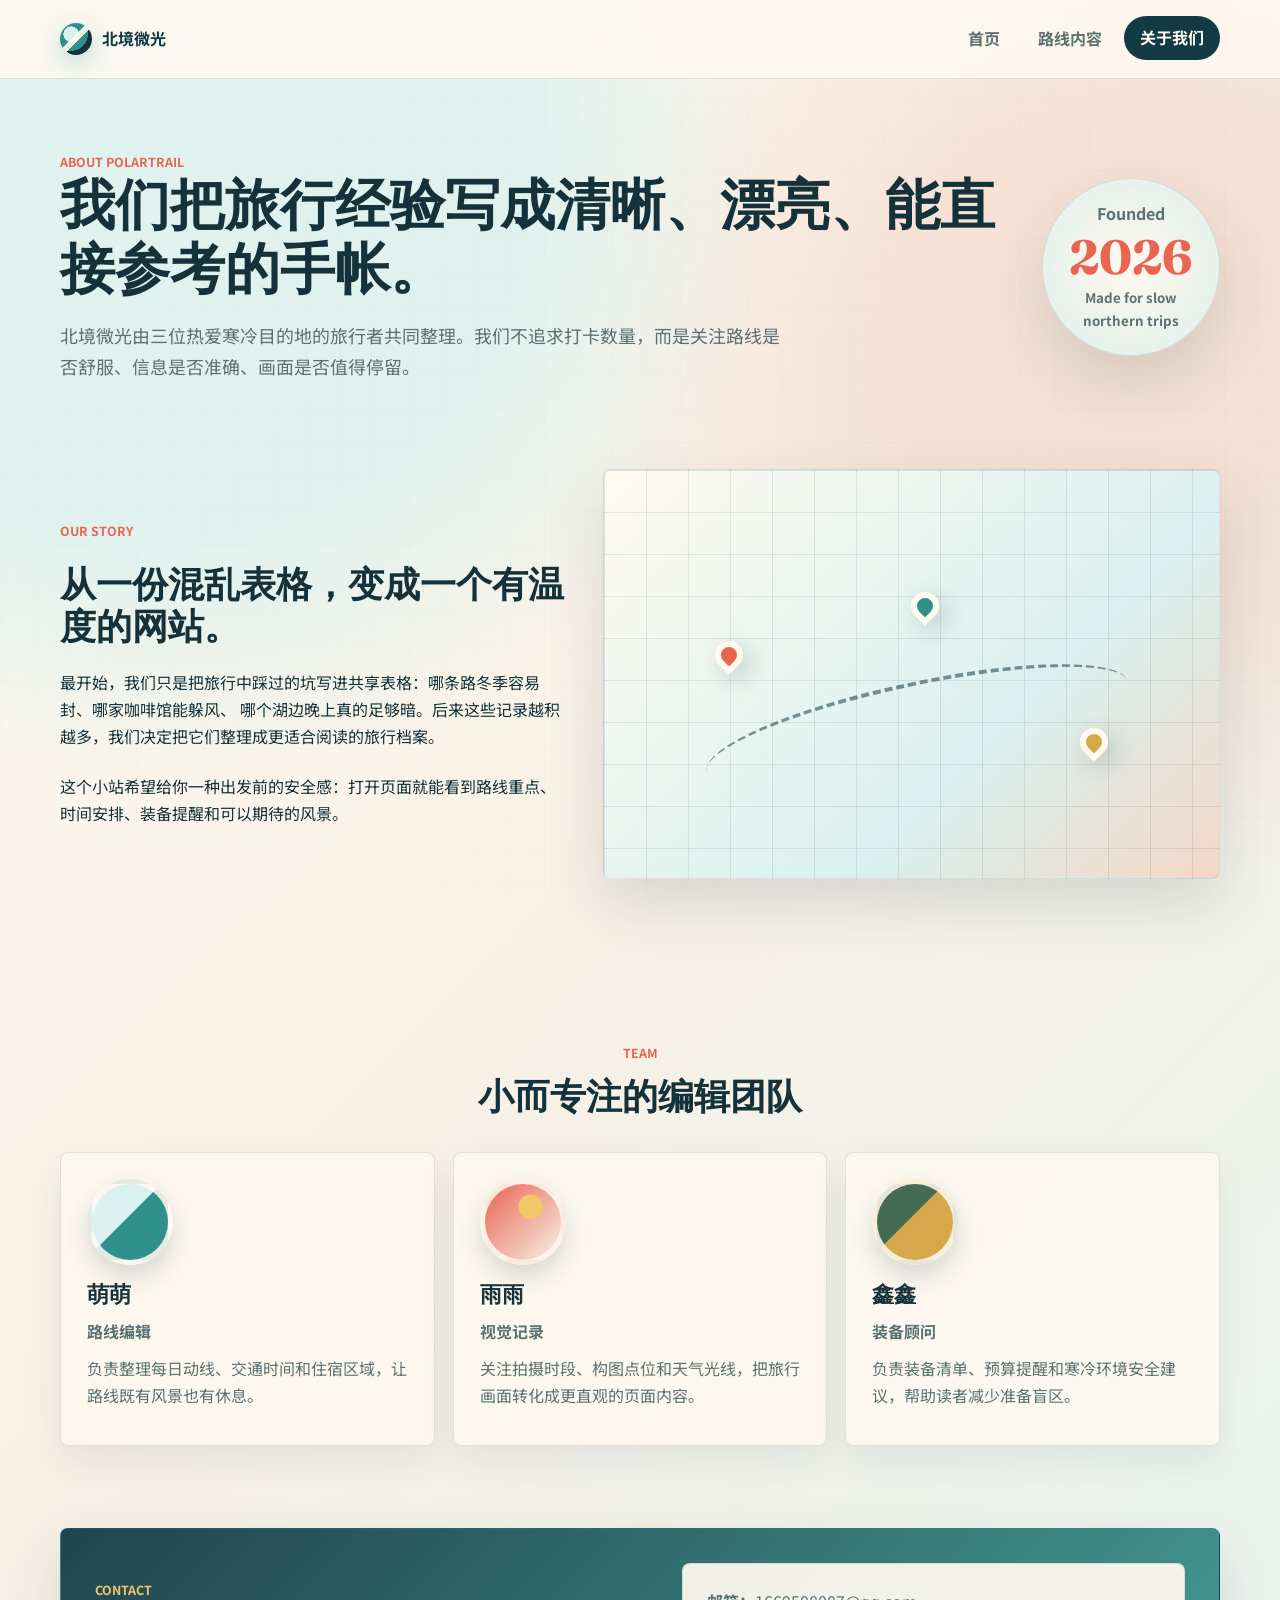
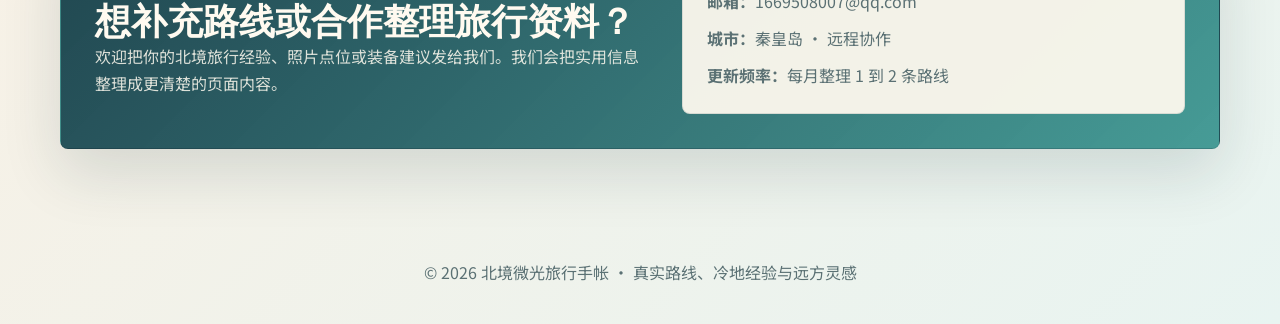
<file: about.html>
<!DOCTYPE html>
<html lang="zh-CN">
<head>
  <meta charset="UTF-8">
  <meta name="viewport" content="width=device-width, initial-scale=1.0">
  <title>北境微光旅行手帐 | 关于我们</title>
  <link rel="stylesheet" href="styles.css">
</head>
<body>
  <header class="site-header">
    <nav class="top-nav" aria-label="主导航">
      <a class="brand" href="index.html">
        <span class="brand-mark"></span>
        <span>北境微光</span>
      </a>
      <div class="nav-links">
        <a href="index.html">首页</a>
        <a href="content.html">路线内容</a>
        <a href="about.html" class="active" aria-current="page">关于我们</a>
      </div>
    </nav>
  </header>

  <main>
    <section class="page-hero about-hero">
      <div>
        <p class="eyebrow">About PolarTrail</p>
        <h1>我们把旅行经验写成清晰、漂亮、能直接参考的手帐。</h1>
        <p class="lead">
          北境微光由三位热爱寒冷目的地的旅行者共同整理。我们不追求打卡数量，而是关注路线是否舒服、信息是否准确、画面是否值得停留。
        </p>
      </div>
      <div class="about-stamp">
        <span>Founded</span>
        <strong>2026</strong>
        <small>Made for slow northern trips</small>
      </div>
    </section>

    <section class="split-section story-section">
      <div class="split-copy">
        <p class="eyebrow">Our Story</p>
        <h2>从一份混乱表格，变成一个有温度的网站。</h2>
        <p>
          最开始，我们只是把旅行中踩过的坑写进共享表格：哪条路冬季容易封、哪家咖啡馆能躲风、
          哪个湖边晚上真的足够暗。后来这些记录越积越多，我们决定把它们整理成更适合阅读的旅行档案。
        </p>
        <p>
          这个小站希望给你一种出发前的安全感：打开页面就能看到路线重点、时间安排、装备提醒和可以期待的风景。
        </p>
      </div>
      <div class="split-art map-board">
        <div class="map-line"></div>
        <span class="map-pin pin-one"></span>
        <span class="map-pin pin-two"></span>
        <span class="map-pin pin-three"></span>
      </div>
    </section>

    <section class="section">
      <div class="section-heading">
        <p class="eyebrow">Team</p>
        <h2>小而专注的编辑团队</h2>
      </div>

      <div class="team-grid">
        <article class="team-card">
          <div class="avatar avatar-one"></div>
          <h3>萌萌</h3>
          <p class="role">路线编辑</p>
          <p>负责整理每日动线、交通时间和住宿区域，让路线既有风景也有休息。</p>
        </article>
        <article class="team-card">
          <div class="avatar avatar-two"></div>
          <h3>雨雨</h3>
          <p class="role">视觉记录</p>
          <p>关注拍摄时段、构图点位和天气光线，把旅行画面转化成更直观的页面内容。</p>
        </article>
        <article class="team-card">
          <div class="avatar avatar-three"></div>
          <h3>鑫鑫</h3>
          <p class="role">装备顾问</p>
          <p>负责装备清单、预算提醒和寒冷环境安全建议，帮助读者减少准备盲区。</p>
        </article>
      </div>
    </section>

    <section class="contact-section">
      <div>
        <p class="eyebrow">Contact</p>
        <h2>想补充路线或合作整理旅行资料？</h2>
        <p>
          欢迎把你的北境旅行经验、照片点位或装备建议发给我们。我们会把实用信息整理成更清楚的页面内容。
        </p>
      </div>
      <div class="contact-card">
        <p><strong>邮箱：</strong>1669508007@qq.com</p>
        <p><strong>城市：</strong>秦皇岛 · 远程协作</p>
        <p><strong>更新频率：</strong>每月整理 1 到 2 条路线</p>
      </div>
    </section>
  </main>

  <footer class="site-footer">
    <p>© 2026 北境微光旅行手帐 · 真实路线、冷地经验与远方灵感</p>
  </footer>
</body>
</html>
</file>
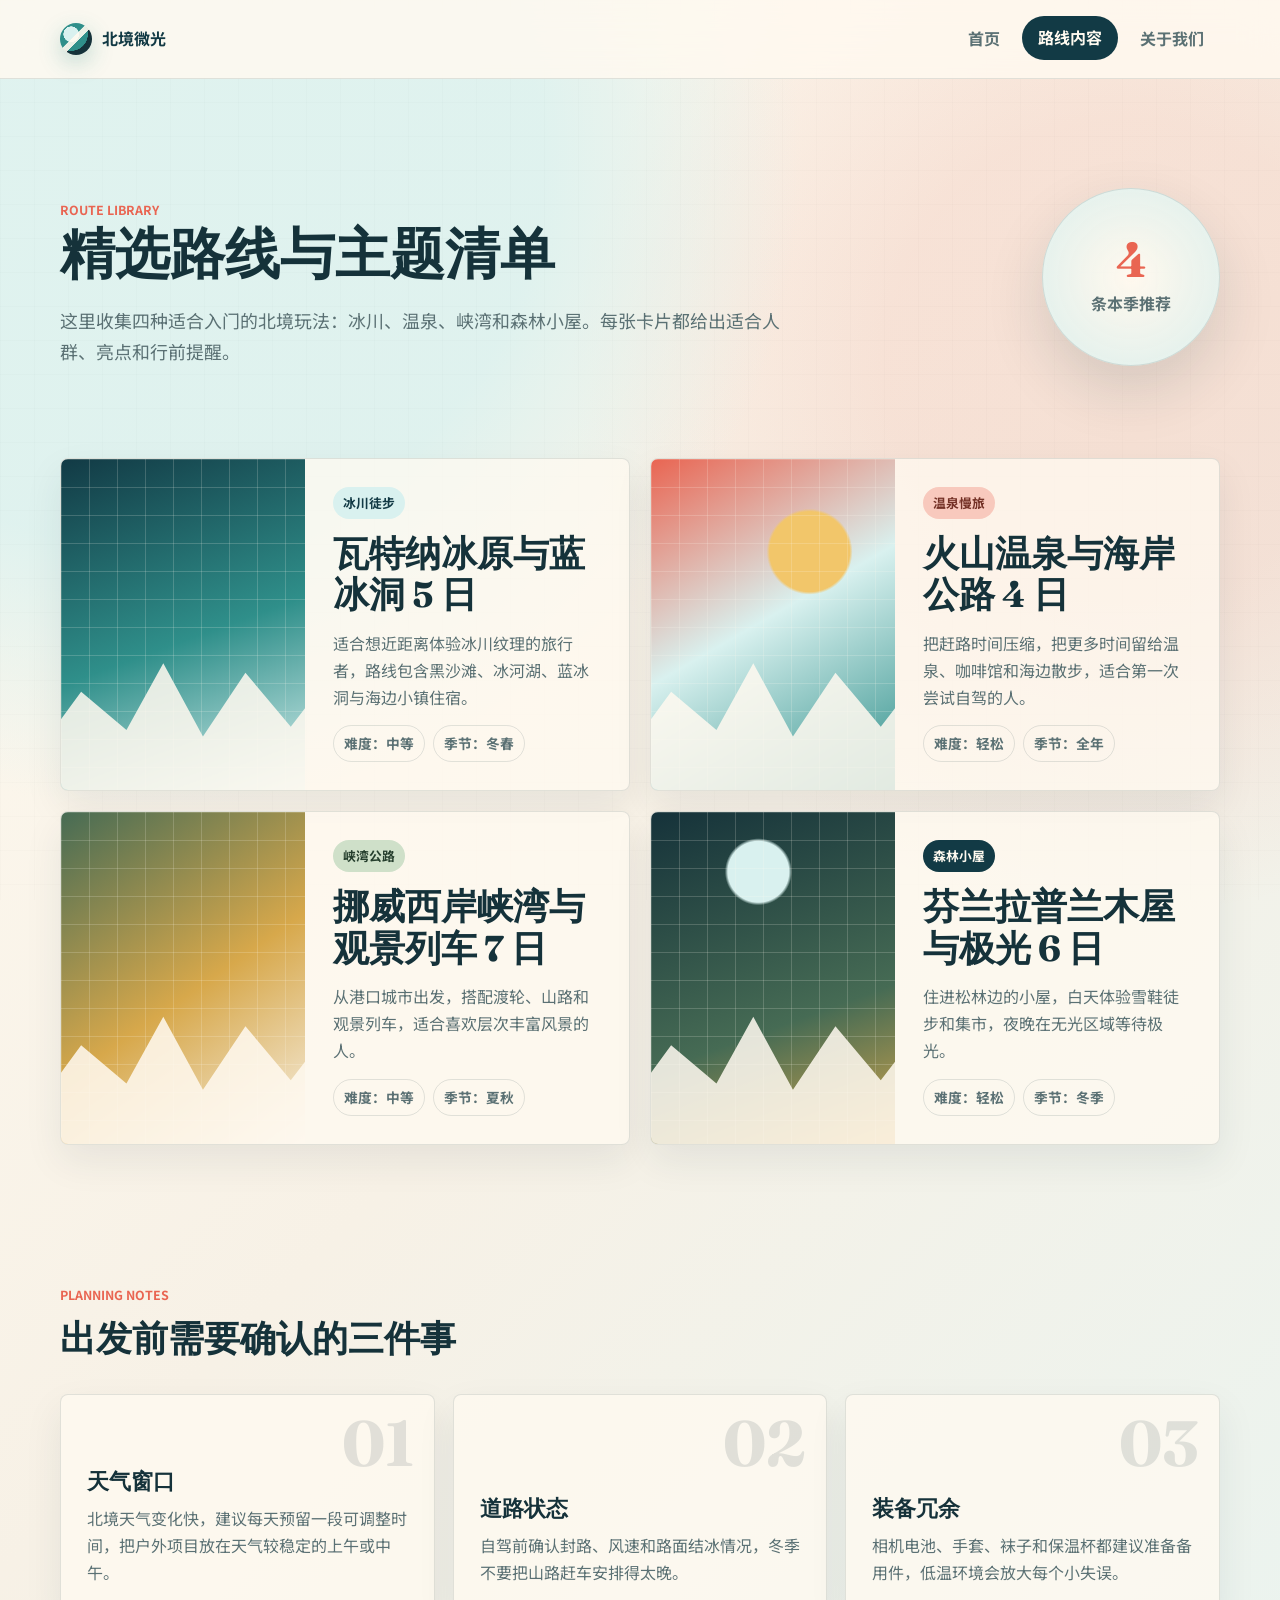
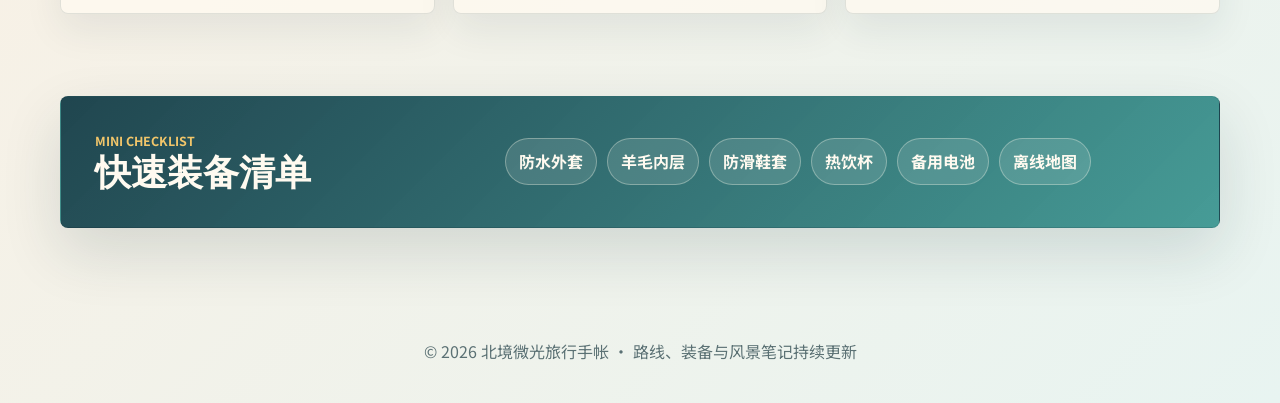
<file: content.html>
<!DOCTYPE html>
<html lang="zh-CN">
<head>
  <meta charset="UTF-8">
  <meta name="viewport" content="width=device-width, initial-scale=1.0">
  <title>北境微光旅行手帐 | 路线内容</title>
  <link rel="stylesheet" href="styles.css">
</head>
<body>
  <header class="site-header">
    <nav class="top-nav" aria-label="主导航">
      <a class="brand" href="index.html">
        <span class="brand-mark"></span>
        <span>北境微光</span>
      </a>
      <div class="nav-links">
        <a href="index.html">首页</a>
        <a href="content.html" class="active" aria-current="page">路线内容</a>
        <a href="about.html">关于我们</a>
      </div>
    </nav>
  </header>

  <main>
    <section class="page-hero routes-hero">
      <div>
        <p class="eyebrow">Route Library</p>
        <h1>精选路线与主题清单</h1>
        <p class="lead">
          这里收集四种适合入门的北境玩法：冰川、温泉、峡湾和森林小屋。每张卡片都给出适合人群、亮点和行前提醒。
        </p>
      </div>
      <div class="page-hero-badge">
        <strong>4</strong>
        <span>条本季推荐</span>
      </div>
    </section>

    <section class="section compact-section">
      <div class="route-grid">
        <article class="route-card-large">
          <div class="route-image glacier"></div>
          <div class="route-body">
            <span class="tag">冰川徒步</span>
            <h2>瓦特纳冰原与蓝冰洞 5 日</h2>
            <p>适合想近距离体验冰川纹理的旅行者，路线包含黑沙滩、冰河湖、蓝冰洞与海边小镇住宿。</p>
            <div class="meta-row">
              <span>难度：中等</span>
              <span>季节：冬春</span>
            </div>
          </div>
        </article>

        <article class="route-card-large">
          <div class="route-image lagoon"></div>
          <div class="route-body">
            <span class="tag warm">温泉慢旅</span>
            <h2>火山温泉与海岸公路 4 日</h2>
            <p>把赶路时间压缩，把更多时间留给温泉、咖啡馆和海边散步，适合第一次尝试自驾的人。</p>
            <div class="meta-row">
              <span>难度：轻松</span>
              <span>季节：全年</span>
            </div>
          </div>
        </article>

        <article class="route-card-large">
          <div class="route-image fjord"></div>
          <div class="route-body">
            <span class="tag forest">峡湾公路</span>
            <h2>挪威西岸峡湾与观景列车 7 日</h2>
            <p>从港口城市出发，搭配渡轮、山路和观景列车，适合喜欢层次丰富风景的人。</p>
            <div class="meta-row">
              <span>难度：中等</span>
              <span>季节：夏秋</span>
            </div>
          </div>
        </article>

        <article class="route-card-large">
          <div class="route-image cabin"></div>
          <div class="route-body">
            <span class="tag night">森林小屋</span>
            <h2>芬兰拉普兰木屋与极光 6 日</h2>
            <p>住进松林边的小屋，白天体验雪鞋徒步和集市，夜晚在无光区域等待极光。</p>
            <div class="meta-row">
              <span>难度：轻松</span>
              <span>季节：冬季</span>
            </div>
          </div>
        </article>
      </div>
    </section>

    <section class="section notes-section">
      <div class="section-heading align-left">
        <p class="eyebrow">Planning Notes</p>
        <h2>出发前需要确认的三件事</h2>
      </div>
      <div class="note-grid">
        <article class="note-card">
          <span class="note-number">01</span>
          <h3>天气窗口</h3>
          <p>北境天气变化快，建议每天预留一段可调整时间，把户外项目放在天气较稳定的上午或中午。</p>
        </article>
        <article class="note-card">
          <span class="note-number">02</span>
          <h3>道路状态</h3>
          <p>自驾前确认封路、风速和路面结冰情况，冬季不要把山路赶车安排得太晚。</p>
        </article>
        <article class="note-card">
          <span class="note-number">03</span>
          <h3>装备冗余</h3>
          <p>相机电池、手套、袜子和保温杯都建议准备备用件，低温环境会放大每个小失误。</p>
        </article>
      </div>
    </section>

    <section class="planner-strip">
      <div>
        <p class="eyebrow">Mini Checklist</p>
        <h2>快速装备清单</h2>
      </div>
      <div class="pill-list" aria-label="装备清单">
        <span>防水外套</span>
        <span>羊毛内层</span>
        <span>防滑鞋套</span>
        <span>热饮杯</span>
        <span>备用电池</span>
        <span>离线地图</span>
      </div>
    </section>
  </main>

  <footer class="site-footer">
    <p>© 2026 北境微光旅行手帐 · 路线、装备与风景笔记持续更新</p>
  </footer>
</body>
</html>
</file>
<file: styles.css>
@import url("https://fonts.googleapis.com/css2?family=Fraunces:opsz,wght@9..144,600;9..144,700&family=Noto+Sans+SC:wght@400;500;700&display=swap");

:root {
  --ink: #15323a;
  --muted: #5b7174;
  --paper: #f7f1e6;
  --ice: #d9f1ef;
  --sea: #2f8f8a;
  --deep: #123a45;
  --coral: #e96552;
  --gold: #d7a84b;
  --pine: #466b54;
  --white: #fffaf0;
  --shadow: 0 24px 60px rgba(21, 50, 58, 0.14);
  --radius: 8px;
}

* {
  box-sizing: border-box;
}

html {
  scroll-behavior: smooth;
}

body {
  margin: 0;
  padding-top: 78px;
  color: var(--ink);
  font-family: "Noto Sans SC", "Microsoft YaHei", sans-serif;
  line-height: 1.7;
  overflow-x: hidden;
  background:
    radial-gradient(circle at 12% 8%, rgba(217, 241, 239, 0.82) 0 18%, transparent 30%),
    radial-gradient(circle at 88% 18%, rgba(233, 101, 82, 0.12) 0 12%, transparent 28%),
    linear-gradient(135deg, #fffaf0 0%, #f7f1e6 48%, #e8f4f1 100%);
}

body::before {
  content: "";
  position: fixed;
  inset: 0;
  z-index: -1;
  opacity: 0.28;
  background-image:
    linear-gradient(rgba(21, 50, 58, 0.05) 1px, transparent 1px),
    linear-gradient(90deg, rgba(21, 50, 58, 0.05) 1px, transparent 1px);
  background-size: 34px 34px;
}

a {
  color: inherit;
  text-decoration: none;
}

p {
  margin: 0;
}

h1,
h2,
h3 {
  margin: 0;
  font-family: "Fraunces", "Noto Serif SC", serif;
  line-height: 1.15;
  letter-spacing: 0;
  max-width: 100%;
  overflow-wrap: anywhere;
}

h1 {
  max-width: 980px;
  font-size: 4.1rem;
}

h2 {
  font-size: 2.25rem;
}

h3 {
  font-size: 1.35rem;
}

.site-header {
  position: fixed;
  top: 0;
  left: 0;
  width: 100%;
  z-index: 20;
  padding: 14px 24px;
  background: rgba(255, 250, 240, 0.84);
  border-bottom: 1px solid rgba(21, 50, 58, 0.12);
  backdrop-filter: blur(18px);
}

.top-nav {
  width: min(1160px, calc(100% - 24px));
  min-height: 50px;
  margin: 0 auto;
  display: flex;
  align-items: center;
  justify-content: space-between;
  gap: 24px;
  min-width: 0;
}

.brand {
  display: inline-flex;
  align-items: center;
  gap: 10px;
  font-weight: 700;
  color: var(--deep);
  white-space: nowrap;
}

.brand-mark {
  width: 32px;
  height: 32px;
  display: inline-block;
  border-radius: 50%;
  background:
    linear-gradient(135deg, transparent 0 42%, rgba(255, 250, 240, 0.9) 43% 55%, transparent 56%),
    radial-gradient(circle at 35% 35%, #d9f1ef 0 26%, #2f8f8a 27% 56%, #15323a 57% 100%);
  box-shadow: 0 8px 22px rgba(47, 143, 138, 0.28);
}

.nav-links {
  display: flex;
  align-items: center;
  justify-content: flex-end;
  gap: 6px;
  min-width: 0;
}

.nav-links a {
  min-height: 40px;
  min-width: 0;
  display: inline-flex;
  align-items: center;
  padding: 8px 16px;
  border-radius: 999px;
  color: var(--muted);
  font-weight: 700;
  transition: color 0.2s ease, background 0.2s ease, transform 0.2s ease;
}

.nav-links a:hover,
.nav-links a.active {
  color: var(--white);
  background: var(--deep);
  transform: translateY(-1px);
}

main {
  overflow: hidden;
}

.hero,
.page-hero,
.section,
.split-section,
.stats-band,
.planner-strip,
.contact-section {
  width: min(1160px, calc(100% - 40px));
  margin: 0 auto;
}

.hero {
  min-height: calc(100vh - 78px);
  display: grid;
  grid-template-columns: 1.04fr 0.96fr;
  align-items: center;
  gap: 48px;
  padding: 72px 0 48px;
}

.hero-copy,
.split-copy {
  display: grid;
  gap: 22px;
  min-width: 0;
}

.eyebrow {
  color: var(--coral);
  font-size: 0.78rem;
  font-weight: 700;
  text-transform: uppercase;
}

.lead {
  max-width: 720px;
  color: var(--muted);
  font-size: 1.12rem;
  overflow-wrap: anywhere;
}

.hero-actions {
  display: flex;
  flex-wrap: wrap;
  gap: 12px;
  margin-top: 4px;
}

.button {
  min-height: 48px;
  display: inline-flex;
  align-items: center;
  justify-content: center;
  padding: 11px 20px;
  border: 1px solid rgba(21, 50, 58, 0.16);
  border-radius: 999px;
  font-weight: 700;
  box-shadow: 0 12px 28px rgba(21, 50, 58, 0.08);
}

.button.primary {
  color: var(--white);
  background: var(--deep);
}

.button.ghost {
  color: var(--deep);
  background: rgba(255, 250, 240, 0.75);
}

.hero-visual {
  position: relative;
  min-width: 0;
  min-height: 560px;
  border: 1px solid rgba(21, 50, 58, 0.12);
  border-radius: 8px;
  overflow: hidden;
  background:
    linear-gradient(180deg, rgba(18, 58, 69, 0.28) 0%, transparent 38%),
    linear-gradient(160deg, #173844 0%, #2f8f8a 48%, #f7f1e6 100%);
  box-shadow: var(--shadow);
}

.hero-visual::after {
  content: "";
  position: absolute;
  inset: 0;
  background:
    linear-gradient(90deg, rgba(255, 250, 240, 0.12) 1px, transparent 1px),
    linear-gradient(rgba(255, 250, 240, 0.11) 1px, transparent 1px);
  background-size: 40px 40px;
  mix-blend-mode: soft-light;
}

.aurora-band {
  position: absolute;
  left: -20%;
  width: 135%;
  height: 88px;
  border-radius: 50%;
  filter: blur(4px);
  opacity: 0.86;
  transform: rotate(-12deg);
}

.band-one {
  top: 92px;
  background: linear-gradient(90deg, transparent, rgba(217, 241, 239, 0.85), rgba(215, 168, 75, 0.48), transparent);
}

.band-two {
  top: 150px;
  background: linear-gradient(90deg, transparent, rgba(233, 101, 82, 0.52), rgba(217, 241, 239, 0.74), transparent);
  transform: rotate(-7deg);
}

.sun-disc {
  position: absolute;
  right: 54px;
  top: 66px;
  width: 86px;
  height: 86px;
  border-radius: 50%;
  background: #f2c66a;
  box-shadow: 0 0 70px rgba(242, 198, 106, 0.72);
}

.mountain {
  position: absolute;
  bottom: 84px;
  width: 112%;
  height: 250px;
  clip-path: polygon(0 72%, 14% 42%, 26% 64%, 42% 22%, 55% 52%, 68% 18%, 83% 58%, 100% 33%, 100% 100%, 0 100%);
}

.mountain-back {
  left: -4%;
  background: rgba(18, 58, 69, 0.58);
}

.mountain-front {
  left: -6%;
  bottom: 56px;
  height: 220px;
  background: linear-gradient(180deg, #fffaf0 0%, #d9f1ef 46%, #8eb8b3 100%);
  clip-path: polygon(0 70%, 13% 36%, 22% 58%, 38% 20%, 48% 58%, 62% 28%, 76% 62%, 91% 26%, 100% 50%, 100% 100%, 0 100%);
}

.ice-lake {
  position: absolute;
  left: 0;
  right: 0;
  bottom: 0;
  height: 160px;
  background:
    linear-gradient(165deg, rgba(255, 250, 240, 0.52) 0 14%, transparent 15% 100%),
    linear-gradient(25deg, rgba(255, 250, 240, 0.45) 0 18%, transparent 19% 100%),
    linear-gradient(180deg, #b6dfdc, #2f8f8a);
}

.floating-card {
  position: absolute;
  left: 26px;
  bottom: 26px;
  z-index: 2;
  width: min(280px, calc(100% - 52px));
  display: grid;
  gap: 4px;
  padding: 18px;
  border: 1px solid rgba(255, 250, 240, 0.56);
  border-radius: 8px;
  color: var(--white);
  background: rgba(18, 58, 69, 0.72);
  backdrop-filter: blur(14px);
}

.floating-card span,
.floating-card small {
  color: rgba(255, 250, 240, 0.82);
}

.floating-card strong {
  font-size: 1.3rem;
}

.stats-band {
  display: grid;
  grid-template-columns: repeat(4, 1fr);
  gap: 1px;
  margin-bottom: 92px;
  overflow: hidden;
  border: 1px solid rgba(21, 50, 58, 0.12);
  border-radius: 8px;
  background: rgba(21, 50, 58, 0.12);
  box-shadow: var(--shadow);
}

.stat-item {
  display: grid;
  gap: 2px;
  padding: 22px;
  background: rgba(255, 250, 240, 0.72);
}

.stat-item strong {
  color: var(--coral);
  font-family: "Fraunces", serif;
  font-size: 2rem;
  line-height: 1;
}

.stat-item span {
  color: var(--muted);
  font-weight: 700;
}

.section {
  padding: 82px 0;
}

.compact-section {
  padding-top: 40px;
}

.section-heading {
  max-width: 760px;
  margin: 0 auto 34px;
  display: grid;
  gap: 12px;
  text-align: center;
}

.section-heading p:not(.eyebrow) {
  color: var(--muted);
}

.align-left {
  margin-left: 0;
  text-align: left;
}

.feature-grid,
.team-grid,
.note-grid {
  display: grid;
  grid-template-columns: repeat(3, 1fr);
  gap: 18px;
}

.feature-card,
.team-card,
.note-card,
.route-card-large,
.contact-card {
  border: 1px solid rgba(21, 50, 58, 0.12);
  border-radius: 8px;
  background: rgba(255, 250, 240, 0.74);
  box-shadow: 0 16px 38px rgba(21, 50, 58, 0.08);
}

.feature-card {
  min-height: 248px;
  display: grid;
  align-content: start;
  gap: 16px;
  padding: 28px;
}

.feature-card p,
.team-card p,
.note-card p,
.route-card-large p,
.contact-section p {
  color: var(--muted);
}

.card-icon {
  width: 62px;
  height: 62px;
  border-radius: 22px 22px 8px 22px;
}

.card-icon.frost {
  background:
    linear-gradient(135deg, transparent 0 44%, rgba(255, 250, 240, 0.9) 45% 55%, transparent 56%),
    linear-gradient(135deg, #d9f1ef, #2f8f8a);
}

.card-icon.coral {
  background:
    radial-gradient(circle at 70% 30%, #fffaf0 0 16%, transparent 17%),
    linear-gradient(135deg, #e96552, #123a45);
}

.card-icon.gold {
  background:
    linear-gradient(45deg, transparent 0 35%, rgba(255, 250, 240, 0.8) 36% 45%, transparent 46%),
    linear-gradient(135deg, #d7a84b, #466b54);
}

.split-section {
  display: grid;
  grid-template-columns: 0.9fr 1.1fr;
  align-items: center;
  gap: 38px;
  padding: 82px 0;
}

.split-art {
  min-height: 410px;
  position: relative;
  overflow: hidden;
  border: 1px solid rgba(21, 50, 58, 0.12);
  border-radius: 8px;
  box-shadow: var(--shadow);
}

.polar-window {
  background:
    radial-gradient(circle at 50% 18%, rgba(215, 168, 75, 0.74) 0 9%, transparent 10%),
    linear-gradient(180deg, #123a45 0 46%, #2f8f8a 47% 68%, #d9f1ef 69% 100%);
}

.polar-window::before {
  content: "";
  position: absolute;
  left: 10%;
  right: 10%;
  bottom: 58px;
  height: 128px;
  background: #fffaf0;
  clip-path: polygon(0 74%, 12% 42%, 24% 65%, 38% 25%, 49% 62%, 62% 34%, 76% 66%, 90% 30%, 100% 58%, 100% 100%, 0 100%);
}

.window-glow {
  position: absolute;
  left: -8%;
  top: 78px;
  width: 120%;
  height: 64px;
  border-radius: 50%;
  background: linear-gradient(90deg, transparent, rgba(217, 241, 239, 0.75), rgba(233, 101, 82, 0.42), transparent);
  transform: rotate(-9deg);
}

.check-list {
  display: grid;
  gap: 10px;
  margin: 0;
  padding: 0;
  list-style: none;
}

.check-list li {
  position: relative;
  padding-left: 24px;
  color: var(--muted);
}

.check-list li::before {
  content: "";
  position: absolute;
  left: 0;
  top: 11px;
  width: 10px;
  height: 10px;
  border-radius: 50%;
  background: var(--coral);
}

.page-hero {
  min-height: 340px;
  display: grid;
  grid-template-columns: 1fr auto;
  align-items: end;
  gap: 36px;
  padding: 74px 0 52px;
}

.page-hero h1 {
  margin-bottom: 20px;
  font-size: 3.45rem;
}

.page-hero-badge,
.about-stamp {
  width: 178px;
  min-height: 178px;
  display: grid;
  place-items: center;
  align-content: center;
  gap: 6px;
  padding: 20px;
  border: 1px solid rgba(21, 50, 58, 0.12);
  border-radius: 50%;
  text-align: center;
  background:
    radial-gradient(circle at 50% 50%, rgba(255, 250, 240, 0.92), rgba(217, 241, 239, 0.88));
  box-shadow: var(--shadow);
}

.page-hero-badge strong,
.about-stamp strong {
  color: var(--coral);
  font-family: "Fraunces", serif;
  font-size: 3rem;
  line-height: 1;
}

.page-hero-badge span,
.about-stamp span,
.about-stamp small {
  color: var(--muted);
  font-weight: 700;
}

.route-grid {
  display: grid;
  grid-template-columns: repeat(2, 1fr);
  gap: 20px;
}

.route-card-large {
  overflow: hidden;
  display: grid;
  grid-template-columns: 0.86fr 1.14fr;
  min-height: 280px;
}

.route-image {
  min-height: 100%;
  position: relative;
  overflow: hidden;
}

.route-image::before {
  content: "";
  position: absolute;
  inset: 0;
  background-image:
    linear-gradient(rgba(255, 250, 240, 0.18) 1px, transparent 1px),
    linear-gradient(90deg, rgba(255, 250, 240, 0.18) 1px, transparent 1px);
  background-size: 28px 28px;
}

.route-image::after {
  content: "";
  position: absolute;
  left: -8%;
  right: -8%;
  bottom: 0;
  height: 48%;
  background: rgba(255, 250, 240, 0.86);
  clip-path: polygon(0 72%, 14% 38%, 30% 62%, 43% 20%, 57% 66%, 72% 26%, 88% 60%, 100% 32%, 100% 100%, 0 100%);
}

.route-image.glacier {
  background: linear-gradient(160deg, #123a45, #2f8f8a 54%, #d9f1ef);
}

.route-image.lagoon {
  background: radial-gradient(circle at 65% 28%, #f2c66a 0 14%, transparent 15%), linear-gradient(150deg, #e96552, #d9f1ef 48%, #2f8f8a);
}

.route-image.fjord {
  background: linear-gradient(145deg, #466b54, #d7a84b 54%, #f7f1e6);
}

.route-image.cabin {
  background: radial-gradient(circle at 44% 18%, #d9f1ef 0 10%, transparent 11%), linear-gradient(160deg, #15323a, #466b54 62%, #d7a84b);
}

.route-body {
  display: grid;
  align-content: center;
  gap: 14px;
  padding: 28px;
  min-width: 0;
}

.tag {
  width: fit-content;
  padding: 5px 10px;
  border-radius: 999px;
  color: var(--deep);
  font-size: 0.8rem;
  font-weight: 700;
  background: var(--ice);
}

.tag.warm {
  color: #743126;
  background: #f8c9bd;
}

.tag.forest {
  color: #263f2e;
  background: #cfe0c9;
}

.tag.night {
  color: var(--white);
  background: var(--deep);
}

.meta-row {
  display: flex;
  flex-wrap: wrap;
  gap: 8px;
}

.meta-row span {
  padding: 6px 10px;
  border: 1px solid rgba(21, 50, 58, 0.12);
  border-radius: 999px;
  color: var(--muted);
  font-size: 0.86rem;
  font-weight: 700;
}

.notes-section {
  padding-top: 58px;
}

.note-card {
  position: relative;
  min-height: 220px;
  display: grid;
  align-content: end;
  gap: 10px;
  padding: 26px;
  overflow: hidden;
}

.note-number {
  position: absolute;
  top: 16px;
  right: 20px;
  color: rgba(21, 50, 58, 0.12);
  font-family: "Fraunces", serif;
  font-size: 4rem;
  font-weight: 700;
  line-height: 1;
}

.planner-strip,
.contact-section {
  display: grid;
  grid-template-columns: 0.72fr 1.28fr;
  gap: 28px;
  align-items: center;
  margin-bottom: 82px;
  padding: 34px;
  border: 1px solid rgba(21, 50, 58, 0.12);
  border-radius: 8px;
  background: linear-gradient(135deg, rgba(18, 58, 69, 0.94), rgba(47, 143, 138, 0.88));
  color: var(--white);
  box-shadow: var(--shadow);
}

.planner-strip .eyebrow,
.contact-section .eyebrow {
  color: #f2c66a;
}

.pill-list {
  display: flex;
  flex-wrap: wrap;
  gap: 10px;
}

.pill-list span {
  padding: 9px 13px;
  border: 1px solid rgba(255, 250, 240, 0.32);
  border-radius: 999px;
  background: rgba(255, 250, 240, 0.12);
  font-weight: 700;
}

.about-hero {
  align-items: center;
}

.story-section {
  padding-top: 36px;
}

.map-board {
  background:
    linear-gradient(90deg, rgba(21, 50, 58, 0.1) 1px, transparent 1px),
    linear-gradient(rgba(21, 50, 58, 0.1) 1px, transparent 1px),
    linear-gradient(135deg, #fffaf0, #d9f1ef 64%, #f4d7c6);
  background-size: 42px 42px, 42px 42px, auto;
}

.map-line {
  position: absolute;
  left: 16%;
  top: 52%;
  width: 70%;
  height: 90px;
  border-top: 4px dashed rgba(18, 58, 69, 0.54);
  border-radius: 50%;
  transform: rotate(-12deg);
}

.map-pin {
  position: absolute;
  width: 28px;
  height: 28px;
  border: 6px solid var(--white);
  border-radius: 50% 50% 50% 0;
  background: var(--coral);
  box-shadow: 0 10px 24px rgba(21, 50, 58, 0.2);
  transform: rotate(-45deg);
}

.pin-one {
  left: 18%;
  top: 42%;
}

.pin-two {
  left: 50%;
  top: 30%;
  background: var(--sea);
}

.pin-three {
  right: 18%;
  bottom: 30%;
  background: var(--gold);
}

.team-card {
  min-height: 294px;
  display: grid;
  align-content: start;
  gap: 10px;
  padding: 26px;
}

.avatar {
  width: 86px;
  height: 86px;
  margin-bottom: 8px;
  border: 5px solid rgba(255, 250, 240, 0.86);
  border-radius: 50%;
  box-shadow: 0 12px 24px rgba(21, 50, 58, 0.16);
}

.avatar-one {
  background: linear-gradient(135deg, #d9f1ef 0 45%, #2f8f8a 46% 100%);
}

.avatar-two {
  background: radial-gradient(circle at 60% 30%, #f2c66a 0 17%, transparent 18%), linear-gradient(135deg, #e96552, #f7f1e6);
}

.avatar-three {
  background: linear-gradient(135deg, #466b54 0 44%, #d7a84b 45% 100%);
}

.role {
  color: var(--coral);
  font-weight: 700;
}

.contact-section {
  grid-template-columns: 1fr 0.9fr;
}

.contact-section p {
  color: rgba(255, 250, 240, 0.84);
}

.contact-card {
  display: grid;
  gap: 10px;
  padding: 24px;
  color: var(--deep);
  background: rgba(255, 250, 240, 0.94);
  box-shadow: none;
}

.contact-card p {
  color: var(--muted);
}

.site-footer {
  padding: 28px 20px 38px;
  color: var(--muted);
  text-align: center;
}

@media (max-width: 920px) {
  body {
    padding-top: 120px;
  }

  h1 {
    font-size: 3rem;
  }

  .site-header {
    padding: 12px 14px;
  }

  .top-nav {
    width: 100%;
    flex-direction: column;
    align-items: stretch;
    gap: 10px;
  }

  .brand {
    justify-content: center;
  }

  .nav-links {
    width: 100%;
    justify-content: center;
  }

  .nav-links a {
    padding: 8px 12px;
    font-size: 0.92rem;
  }

  .hero,
  .page-hero,
  .split-section,
  .planner-strip,
  .contact-section {
    grid-template-columns: 1fr;
  }

  .hero {
    min-height: auto;
    padding-top: 48px;
  }

  .hero-visual {
    min-height: 440px;
  }

  .stats-band,
  .route-grid {
    grid-template-columns: repeat(2, 1fr);
  }

  .feature-grid,
  .team-grid,
  .note-grid {
    grid-template-columns: 1fr;
  }

  .page-hero {
    align-items: start;
  }

  .page-hero h1 {
    font-size: 2.75rem;
  }

  .page-hero-badge,
  .about-stamp {
    width: 150px;
    min-height: 150px;
  }
}

@media (max-width: 640px) {
  body {
    padding-top: 132px;
  }

  h1 {
    font-size: 2.35rem;
  }

  h2 {
    font-size: 1.72rem;
  }

  .hero,
  .page-hero,
  .section,
  .split-section,
  .stats-band,
  .planner-strip,
  .contact-section {
    width: min(100% - 28px, 1160px);
  }

  .nav-links {
    width: 100%;
    display: grid;
    grid-template-columns: repeat(3, 1fr);
    gap: 6px;
  }

  .nav-links a {
    justify-content: center;
    min-height: 38px;
    padding: 7px 6px;
    font-size: 0.86rem;
  }

  .hero {
    gap: 30px;
    padding-bottom: 34px;
  }

  .lead {
    font-size: 1rem;
  }

  .button {
    width: 100%;
  }

  .hero-visual {
    min-height: 380px;
  }

  .stats-band,
  .route-grid {
    grid-template-columns: 1fr;
  }

  .route-card-large {
    grid-template-columns: 1fr;
  }

  .route-image {
    min-height: 220px;
  }

  .split-art {
    min-height: 320px;
  }

  .section {
    padding: 56px 0;
  }

  .page-hero {
    min-height: auto;
    padding-top: 48px;
  }

  .page-hero h1 {
    font-size: 2.2rem;
  }

  .planner-strip,
  .contact-section {
    padding: 24px;
  }
}
</file>
